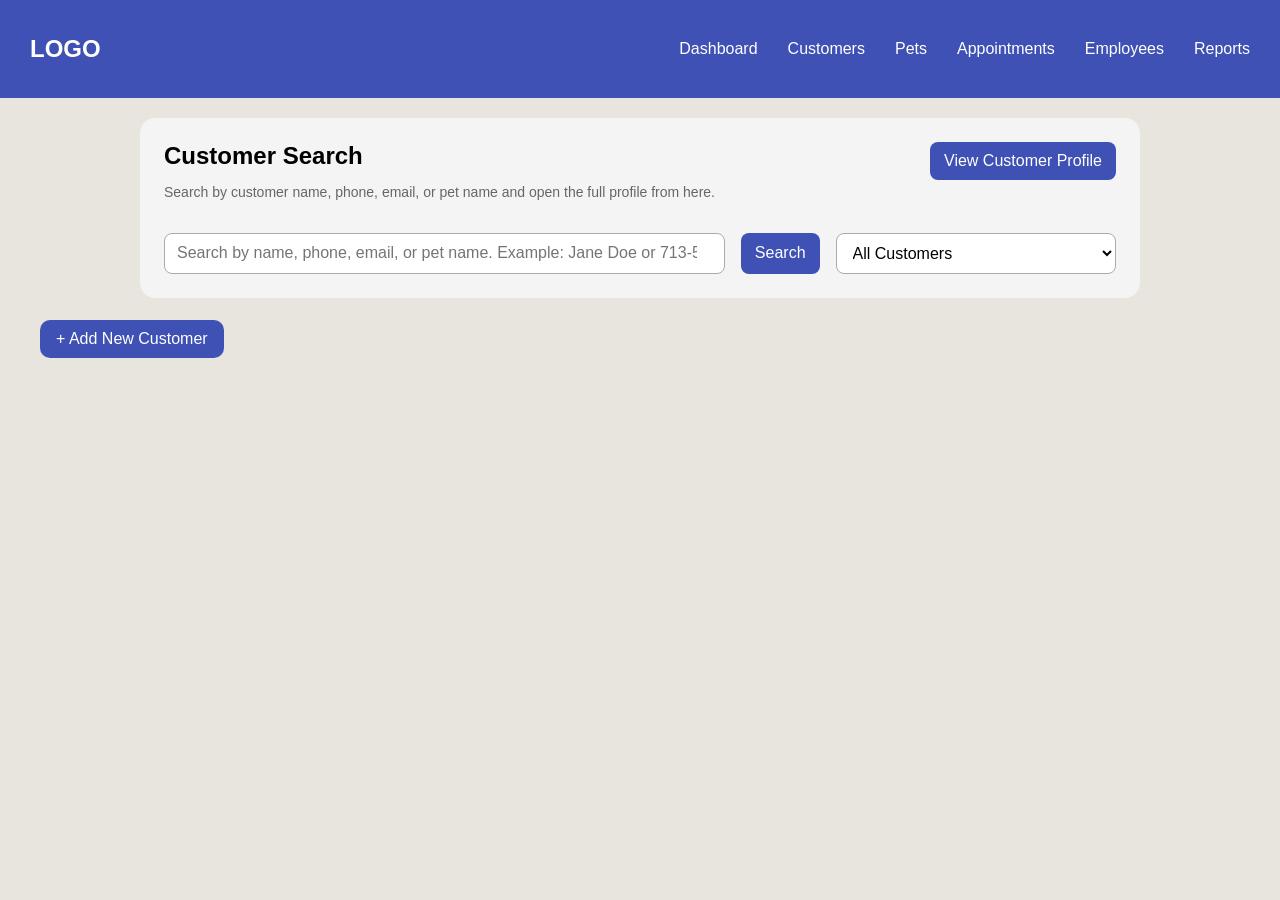
<file: customers.html>
<!DOCTYPE html>
<html lang="en">
<head>
    <meta charset="UTF-8">
    <title>Customers</title>
    <link rel="stylesheet" href="styles.css">
</head>

<body>

    <!-- NAVBAR (same as dashboard) -->
    <div class="navbar">
        <h2>LOGO</h2>
        <ul>
            <li><a href="index.html">Dashboard</a></li>
            <li><a href="customers.html">Customers</a></li>
            <li>Pets</li>
            <li>Appointments</li>
            <li>Employees</li>
            <li><a href="reports.html">Reports</a></li>
        </ul>
    </div>

    <main>
        <section class="search-panel">
            <div class="search-panel-header">
                <div>
                    <h2>Customer Search</h2>
                    <p class="section-title">Search by customer name, phone, email, or pet name and open the full profile from here.</p>
                </div>
                <button type="button" id="view-customer-profile" class="secondary-button" disabled>View Customer Profile</button>
            </div>

            <div class="search-panel-controls">
                <input id="customer-search-input" type="search" placeholder="Search by name, phone, email, or pet name. Example: Jane Doe or 713-555-0188">
                <button type="button" id="customer-search-button" class="secondary-button">Search</button>
                <select id="customer-filter">
                    <option>All Customers</option>
                    <option>Active Customers</option>
                    <option>New This Month</option>
                </select>
            </div>
        </section>

        <section id="customer-browser" class="customer-browser hidden">
            <div class="results-panel">
                <div class="results-panel-header">
                    <div>
                        <h3>Customer Results</h3>
                        <span id="customer-results-count" class="results-count">0 customers</span>
                    </div>
                    <button type="button" id="hide-customer-results" class="text-button">Hide Results</button>
                </div>
                <div id="customer-results" class="results-list"></div>
            </div>

            <div id="customer-profile-panel" class="profile-panel">
                <div class="profile-empty">
                    <h3>No Customer Selected</h3>
                    <p>Search for a customer or add a new one to preview the full profile for your presentation.</p>
                </div>
            </div>
        </section>

        <div class="section-actions">
            <button type="button" id="toggle-customer-form" class="section-toggle-button">+ Add New Customer</button>
        </div>

        <form id="customer-form" class="form-container hidden">
            <div class="section-header">
                <div>
                    <h2>Add Customer</h2>
                    <p class="section-title">* are required fields</p>
                </div>
                <button type="button" id="hide-customer-form" class="text-button">Hide Form</button>
            </div>
        
            <div class="form-row two-column">
                <div class="field-group">
                    <label class="required" for="first-name">First Name</label>
                    <input id="first-name" type="text" required>
                </div>

                <div class="field-group">
                    <label class="required" for="last-name">Last Name</label>
                    <input id="last-name" type="text" required>
                </div>
            </div>
        
            <div class="form-row two-column">
                <div class="field-group">
                    <label class="required" for="phone-number">Phone Number</label>
                    <input id="phone-number" type="text" required>
                </div>

                <div class="field-group">
                    <label for="email">Email</label>
                    <input id="email" type="email">
                </div>
            </div>

            <div class="form-row two-column">
                <div class="field-group">
                    <label class="required" for="customer-added-date">Customer Since</label>
                    <input id="customer-added-date" type="date" required>
                </div>

                <div class="field-group">
                    <label for="customer-credit">Customer Credit</label>
                    <input id="customer-credit" type="number" min="0" step="0.01" value="0.00" placeholder="0.00">
                </div>
            </div>

            <div class="form-row single-column">
                <div class="field-group">
                    <label class="required" for="preferred-contact">Preferred Contact Method</label>
                    <select id="preferred-contact" required>
                        <option value="">Select Contact Method</option>
                        <option>Phone</option>
                        <option>Text</option>
                        <option>Email</option>
                    </select>
                </div>
            </div>
        
            <div class="form-row single-column">
                <div class="field-group">
                    <label for="country">Country</label>
                    <select id="country">
                        <option>Select Country.</option>
                    </select>
                </div>
            </div>
        
            <div class="form-row single-column">
                <div class="field-group">
                    <label class="required" for="address">Address</label>
                    <input id="address" type="text" class="full-width" required>
                </div>
            </div>
        
            <div class="form-row single-column">
                <div class="field-group">
                    <label for="apartment">Apartment, Suite, etc.</label>
                    <input id="apartment" type="text" class="full-width">
                </div>
            </div>
        
            <div class="form-row three-column">
                <div class="field-group">
                    <label class="required" for="city">City</label>
                    <input id="city" type="text" required>
                </div>

                <div class="field-group">
                    <label class="required" for="state">State</label>
                    <select id="state" required>
                        <option value="">Select State</option>
                    </select>
                </div>

                <div class="field-group">
                    <label class="required" for="zip-code">Zip Code</label>
                    <input id="zip-code" type="text" required>
                </div>
            </div>

            <div class="form-row single-column">
                <div class="field-group">
                    <label for="customer-notes">Customer Notes / Preferences</label>
                    <textarea id="customer-notes" rows="3" placeholder="Contact preferences, pickup notes, or other important details"></textarea>
                </div>
            </div>
        
            <div class="section-actions">
                <button type="button" id="toggle-pet-section" class="section-toggle-button">+ Add Pet</button>
            </div>

            <section id="pet-section" class="collapsible-section hidden">
                <div class="section-header">
                    <div>
                        <h2>Add Pet</h2>
                        <p class="section-title">Pet Information</p>
                    </div>
                    <button type="button" id="hide-pet-section" class="text-button">Hide Pet Section</button>
                </div>
            
                <div class="form-row two-column">
                    <div class="field-group">
                        <label class="required" for="pet-name">Pet Name</label>
                        <input id="pet-name" type="text" required>
                    </div>

                    <div class="field-group">
                        <label class="required" for="pet-dob">DOB</label>
                        <input id="pet-dob" type="date" required>
                    </div>
                </div>

                <div class="form-row two-column">
                    <div class="field-group">
                        <label class="required" for="pet-added-date">Pet Added Date</label>
                        <input id="pet-added-date" type="date" required>
                    </div>

                    <div class="field-group">
                        <label class="required" for="pet-first-visit">Pet First Visit Date</label>
                        <input id="pet-first-visit" type="date" required>
                    </div>
                </div>
            
                <div class="form-row two-column">
                    <div class="field-group">
                        <label class="required" for="breed-primary">Breed</label>
                        <div class="breed-selector">
                            <input id="breed-primary" list="breed-options" type="text" placeholder="Search or select a breed" required>
                            <button type="button" id="add-breed-button" class="secondary-button">+ Add Another Breed</button>
                        </div>
                        <div id="secondary-breed-group" class="field-group hidden">
                            <label for="breed-secondary">Second Breed</label>
                            <div class="breed-selector">
                                <input id="breed-secondary" list="breed-options" type="text" placeholder="Optional for mixed-breed dogs">
                                <button type="button" id="remove-breed-button" class="secondary-button secondary-button-muted">Remove</button>
                            </div>
                        </div>
                    </div>

                    <div class="field-group">
                        <label class="required" for="weight">Weight</label>
                        <input id="weight" type="text" required>
                    </div>
                </div>

                <div class="form-row two-column">
                    <div class="field-group">
                        <label class="required" for="weight-date">Date Weight Was Taken</label>
                        <input id="weight-date" type="date" required>
                    </div>

                    <div class="field-group">
                        <label class="required" for="pet-photo">Pet Profile Photo</label>
                        <input id="pet-photo" type="file" accept="image/*" required>
                    </div>
                </div>

                <div class="form-row two-column">
                    <div class="field-group">
                        <label class="required" for="temperament">Basic Temperament</label>
                        <select id="temperament" required>
                            <option value="">Select Temperament</option>
                            <option>Calm and Sociable</option>
                            <option>High Energy</option>
                            <option>Playful</option>
                            <option>Shy</option>
                            <option>Nervous</option>
                            <option>Overly Independent</option>
                            <option>High Prey Drive</option>
                            <option>Aggressive</option>
                        </select>
                    </div>

                    <div class="field-group">
                        <label class="required" for="first-groom">First Grooming Visit?</label>
                        <select id="first-groom" required>
                            <option value="">Select Option</option>
                            <option>Yes</option>
                            <option>No</option>
                        </select>
                    </div>
                </div>

                <div class="form-row single-column">
                    <div class="field-group">
                        <label for="pet-alerts">Notes / Alerts</label>
                        <textarea id="pet-alerts" rows="3" placeholder="Behavior concerns, handling notes, or anything staff should know"></textarea>
                    </div>
                </div>

                <div class="section-actions">
                    <button type="button" id="toggle-vaccine-section" class="section-toggle-button">+ Add Vaccination Details</button>
                </div>

                <section id="vaccine-section" class="collapsible-section nested-section hidden">
                    <div class="section-header">
                        <h3>Vaccination Status</h3>
                        <button type="button" id="hide-vaccine-section" class="text-button">Hide Vaccinations</button>
                    </div>

                    <div class="form-row three-column">
                        <div class="field-group">
                            <label class="required" for="rabies-status">Rabies</label>
                            <select id="rabies-status" required>
                                <option value="">Select Status</option>
                                <option>Current</option>
                                <option>Expired</option>
                                <option>Not Provided</option>
                            </select>
                        </div>

                        <div class="field-group">
                            <label for="rabies-given">Date Given</label>
                            <input id="rabies-given" type="date">
                        </div>

                        <div class="field-group">
                            <label for="rabies-expires">Expiration Date</label>
                            <input id="rabies-expires" type="date">
                        </div>
                    </div>

                    <div class="form-row three-column">
                        <div class="field-group">
                            <label class="required" for="parvovirus-status">Parvovirus</label>
                            <select id="parvovirus-status" required>
                                <option value="">Select Status</option>
                                <option>Current</option>
                                <option>Expired</option>
                                <option>Not Provided</option>
                            </select>
                        </div>

                        <div class="field-group">
                            <label for="parvovirus-given">Date Given</label>
                            <input id="parvovirus-given" type="date">
                        </div>

                        <div class="field-group">
                            <label for="parvovirus-expires">Expiration Date</label>
                            <input id="parvovirus-expires" type="date">
                        </div>
                    </div>

                    <div class="form-row three-column">
                        <div class="field-group">
                            <label class="required" for="adenovirus-status">Adenovirus 2</label>
                            <select id="adenovirus-status" required>
                                <option value="">Select Status</option>
                                <option>Current</option>
                                <option>Expired</option>
                                <option>Not Provided</option>
                            </select>
                        </div>

                        <div class="field-group">
                            <label for="adenovirus-given">Date Given</label>
                            <input id="adenovirus-given" type="date">
                        </div>

                        <div class="field-group">
                            <label for="adenovirus-expires">Expiration Date</label>
                            <input id="adenovirus-expires" type="date">
                        </div>
                    </div>

                    <div class="form-row three-column">
                        <div class="field-group">
                            <label class="required" for="distemper-status">Canine Distemper Virus</label>
                            <select id="distemper-status" required>
                                <option value="">Select Status</option>
                                <option>Current</option>
                                <option>Expired</option>
                                <option>Not Provided</option>
                            </select>
                        </div>

                        <div class="field-group">
                            <label for="distemper-given">Date Given</label>
                            <input id="distemper-given" type="date">
                        </div>

                        <div class="field-group">
                            <label for="distemper-expires">Expiration Date</label>
                            <input id="distemper-expires" type="date">
                        </div>
                    </div>

                    <div class="form-row three-column">
                        <div class="field-group">
                            <label class="required" for="parainfluenza-status">Parainfluenza</label>
                            <select id="parainfluenza-status" required>
                                <option value="">Select Status</option>
                                <option>Current</option>
                                <option>Expired</option>
                                <option>Not Provided</option>
                            </select>
                        </div>

                        <div class="field-group">
                            <label for="parainfluenza-given">Date Given</label>
                            <input id="parainfluenza-given" type="date">
                        </div>

                        <div class="field-group">
                            <label for="parainfluenza-expires">Expiration Date</label>
                            <input id="parainfluenza-expires" type="date">
                        </div>
                    </div>

                    <div class="form-row single-column">
                        <div class="field-group">
                            <label for="vaccine-notes">Vaccination Notes</label>
                            <textarea id="vaccine-notes" rows="3" placeholder="Anything important about records, missing proof, or follow-up needed"></textarea>
                        </div>
                    </div>
                </section>
            </section>

            <div class="form-actions">
                <button type="button" id="add-another-pet" class="secondary-button hidden">+ Add Another Pet</button>
                <button type="submit" class="submit-button">Save Customer and Pet</button>
            </div>

            <datalist id="breed-options"></datalist>
        
        </form>

    </main>

<script src="script.js"></script>
</body>
</html>
</file>
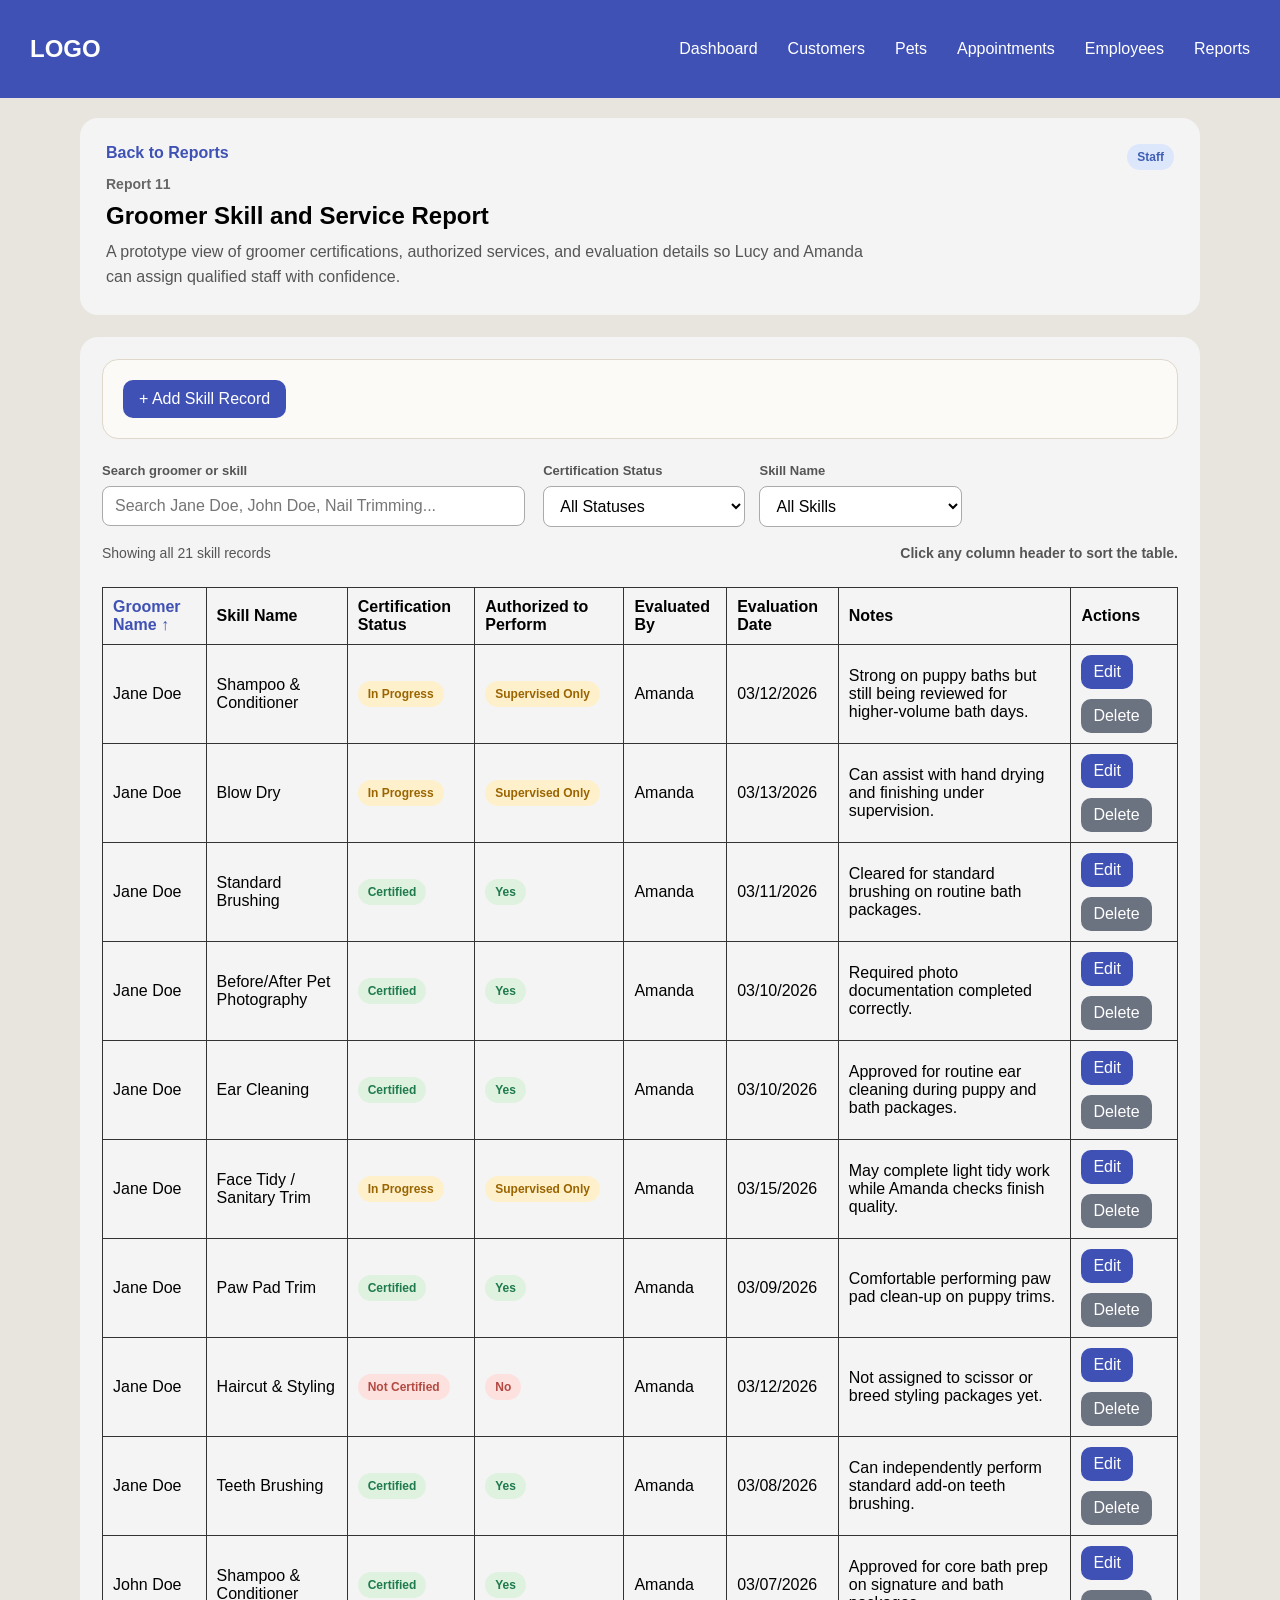
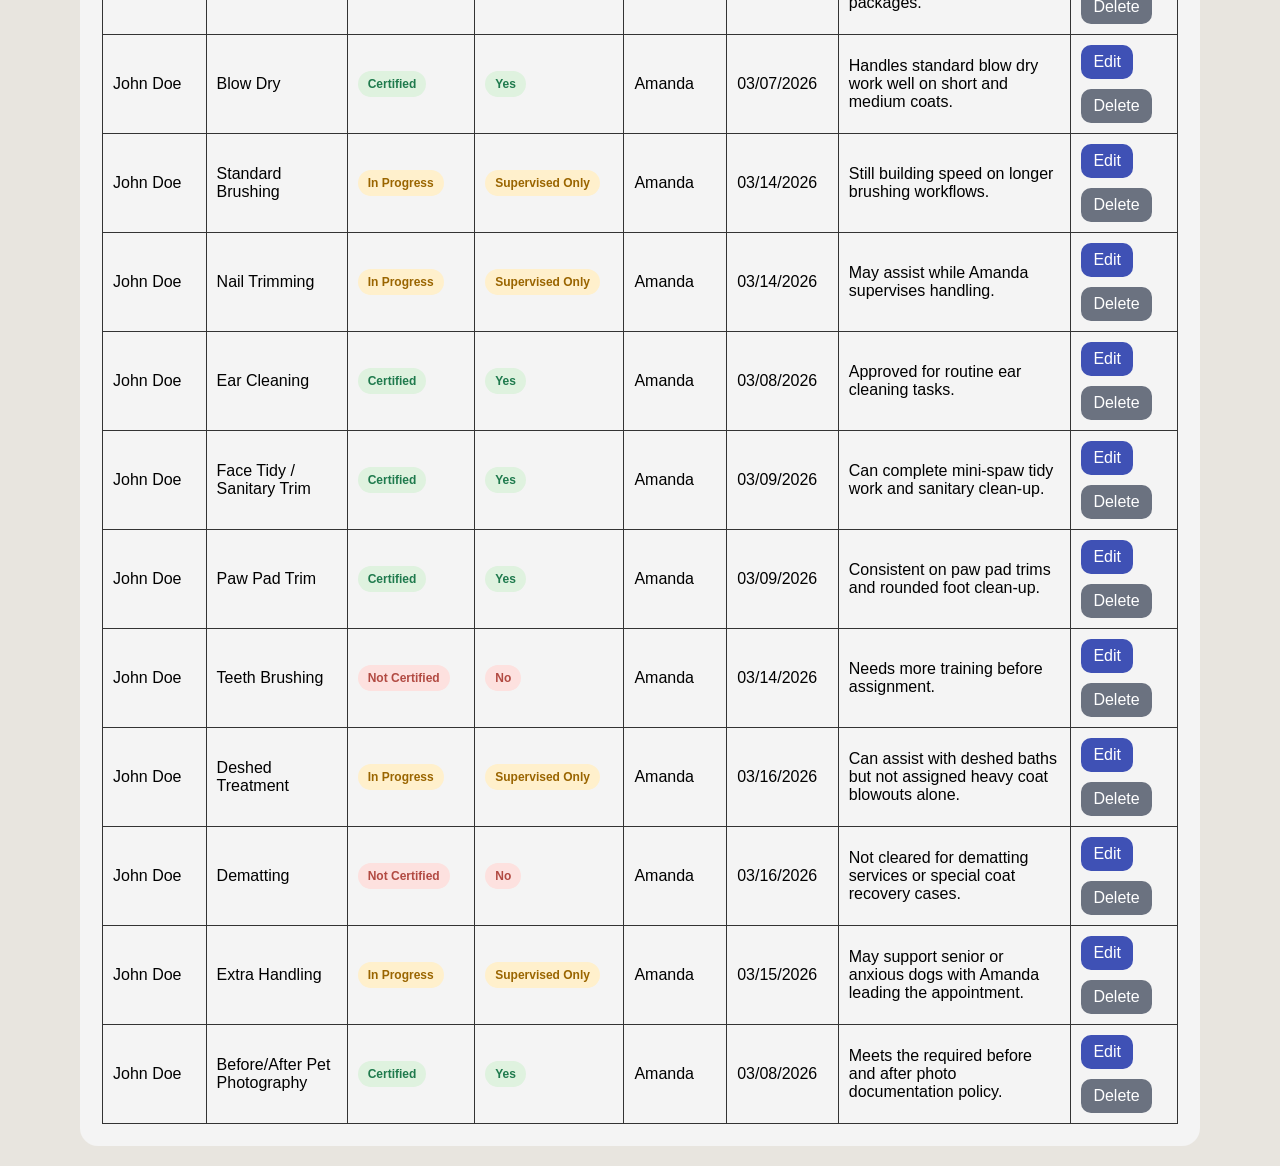
<file: report11.html>
<!DOCTYPE html>
<html lang="en">
<head>
    <meta charset="UTF-8">
    <title>Report 11 - Groomer Skill and Service Report</title>
    <link rel="stylesheet" href="styles.css">
</head>

<body>

    <div class="navbar">
        <h2>LOGO</h2>
        <ul>
            <li><a href="index.html">Dashboard</a></li>
            <li><a href="customers.html">Customers</a></li>
            <li>Pets</li>
            <li>Appointments</li>
            <li>Employees</li>
            <li><a href="reports.html">Reports</a></li>
        </ul>
    </div>

    <main>
        <section class="report-detail-shell">
            <div class="report-detail-header">
                <div>
                    <a href="reports.html" class="report-back-link">Back to Reports</a>
                    <p class="report-detail-id">Report 11</p>
                    <h1>Groomer Skill and Service Report</h1>
                    <p class="report-detail-summary">A prototype view of groomer certifications, authorized services, and evaluation details so Lucy and Amanda can assign qualified staff with confidence.</p>
                </div>
                <span class="report-tag staff">Staff</span>
            </div>

            <section class="report-detail-card">
                <section class="report11-form-shell">
                    <button type="button" id="report11-form-toggle" class="section-toggle-button report11-form-toggle" aria-expanded="false" aria-controls="report11-form-panel">+ Add Skill Record</button>

                    <div id="report11-form-panel" class="hidden">
                    <div class="report11-form-header">
                        <div>
                            <h2 id="report11-form-title">Add Skill Record</h2>
                            <p class="report-detail-summary">Use this form during the presentation to add, update, or remove a part-time groomer skill record.</p>
                        </div>
                    </div>

                    <form id="report11-form" class="report11-form-grid">
                        <input type="hidden" id="record-id">

                        <div class="report-filter-control">
                            <label for="form-groomer">Groomer Name</label>
                            <select id="form-groomer" required>
                                <option value="">Select groomer</option>
                                <option value="Jane Doe">Jane Doe</option>
                                <option value="John Doe">John Doe</option>
                            </select>
                        </div>

                        <div class="report-filter-control">
                            <label for="form-skill">Skill Name</label>
                            <select id="form-skill" required>
                                <option value="">Select skill</option>
                                <option value="Shampoo & Conditioner">Shampoo &amp; Conditioner</option>
                                <option value="Blow Dry">Blow Dry</option>
                                <option value="Standard Brushing">Standard Brushing</option>
                                <option value="Haircut & Styling">Haircut &amp; Styling</option>
                                <option value="Nail Trimming">Nail Trimming</option>
                                <option value="Ear Cleaning">Ear Cleaning</option>
                                <option value="Face Tidy / Sanitary Trim">Face Tidy / Sanitary Trim</option>
                                <option value="Paw Pad Trim">Paw Pad Trim</option>
                                <option value="Teeth Brushing">Teeth Brushing</option>
                                <option value="Dematting">Dematting</option>
                                <option value="Deshed Treatment">Deshed Treatment</option>
                                <option value="Extra Handling">Extra Handling</option>
                                <option value="Before/After Pet Photography">Before/After Pet Photography</option>
                            </select>
                        </div>

                        <div class="report-filter-control">
                            <label for="form-certification">Certification Status</label>
                            <select id="form-certification" required>
                                <option value="">Select status</option>
                                <option value="Certified">Certified</option>
                                <option value="In Progress">In Progress</option>
                                <option value="Not Certified">Not Certified</option>
                            </select>
                        </div>

                        <div class="report-filter-control">
                            <label for="form-authorized">Authorized to Perform</label>
                            <select id="form-authorized" required>
                                <option value="">Select authorization</option>
                                <option value="Yes">Yes</option>
                                <option value="Supervised Only">Supervised Only</option>
                                <option value="No">No</option>
                            </select>
                        </div>

                        <div class="report-filter-control">
                            <label for="form-evaluated-by">Evaluated By</label>
                            <select id="form-evaluated-by" required>
                                <option value="">Select evaluator</option>
                                <option value="Amanda">Amanda</option>
                                <option value="Lucy">Lucy</option>
                            </select>
                        </div>

                        <div class="report-filter-control">
                            <label for="form-evaluation-date">Evaluation Date</label>
                            <input id="form-evaluation-date" type="date" required>
                        </div>

                        <div class="report-filter-control full-width">
                            <label for="form-notes">Notes</label>
                            <textarea id="form-notes" rows="3" placeholder="Add a quick presentation note about the certification or supervision requirement." required></textarea>
                        </div>

                        <div class="form-actions">
                            <button type="button" id="report11-reset" class="secondary-button">Clear</button>
                            <button type="submit" id="report11-submit" class="submit-button">Save Skill Record</button>
                        </div>
                    </form>
                    </div>
                </section>

                <div class="report-toolbar">
                    <div class="report-toolbar-search">
                        <label for="report11-search">Search groomer or skill</label>
                        <input id="report11-search" type="search" placeholder="Search Jane Doe, John Doe, Nail Trimming...">
                    </div>

                    <div class="report-toolbar-filters">
                        <div class="report-filter-control">
                            <label for="filter-certification">Certification Status</label>
                            <select id="filter-certification">
                                <option value="all">All Statuses</option>
                                <option value="Certified">Certified</option>
                                <option value="In Progress">In Progress</option>
                                <option value="Not Certified">Not Certified</option>
                            </select>
                        </div>

                        <div class="report-filter-control">
                            <label for="filter-skill">Skill Name</label>
                            <select id="filter-skill">
                                <option value="all">All Skills</option>
                                <option value="Shampoo & Conditioner">Shampoo &amp; Conditioner</option>
                                <option value="Blow Dry">Blow Dry</option>
                                <option value="Standard Brushing">Standard Brushing</option>
                                <option value="Haircut & Styling">Haircut &amp; Styling</option>
                                <option value="Nail Trimming">Nail Trimming</option>
                                <option value="Ear Cleaning">Ear Cleaning</option>
                                <option value="Face Tidy / Sanitary Trim">Face Tidy / Sanitary Trim</option>
                                <option value="Paw Pad Trim">Paw Pad Trim</option>
                                <option value="Teeth Brushing">Teeth Brushing</option>
                                <option value="Dematting">Dematting</option>
                                <option value="Deshed Treatment">Deshed Treatment</option>
                                <option value="Extra Handling">Extra Handling</option>
                                <option value="Before/After Pet Photography">Before/After Pet Photography</option>
                            </select>
                        </div>
                    </div>
                </div>

                <div class="report11-results-bar">
                    <p id="report11-results-copy">Showing all skill records</p>
                    <p class="report11-results-note">Click any column header to sort the table.</p>
                </div>

                <div class="report-table-wrap">
                    <table id="report11-table">
                        <thead>
                            <tr>
                                <th><button type="button" class="sort-button" data-sort="name">Groomer Name</button></th>
                                <th><button type="button" class="sort-button" data-sort="skill">Skill Name</button></th>
                                <th><button type="button" class="sort-button" data-sort="certification">Certification Status</button></th>
                                <th><button type="button" class="sort-button" data-sort="authorized">Authorized to Perform</button></th>
                                <th><button type="button" class="sort-button" data-sort="evaluatedBy">Evaluated By</button></th>
                                <th><button type="button" class="sort-button" data-sort="evaluationDate">Evaluation Date</button></th>
                                <th><button type="button" class="sort-button" data-sort="notes">Notes</button></th>
                                <th>Actions</th>
                            </tr>
                        </thead>
                        <tbody id="report11-body"></tbody>
                    </table>
                </div>

                <div id="report11-empty" class="reports-empty-state hidden">
                    <h3>No matching records</h3>
                    <p>Try a different groomer, skill, or certification filter.</p>
                </div>
            </section>
        </section>
    </main>

    <script src="report11.js"></script>
</body>
</html>
</file>
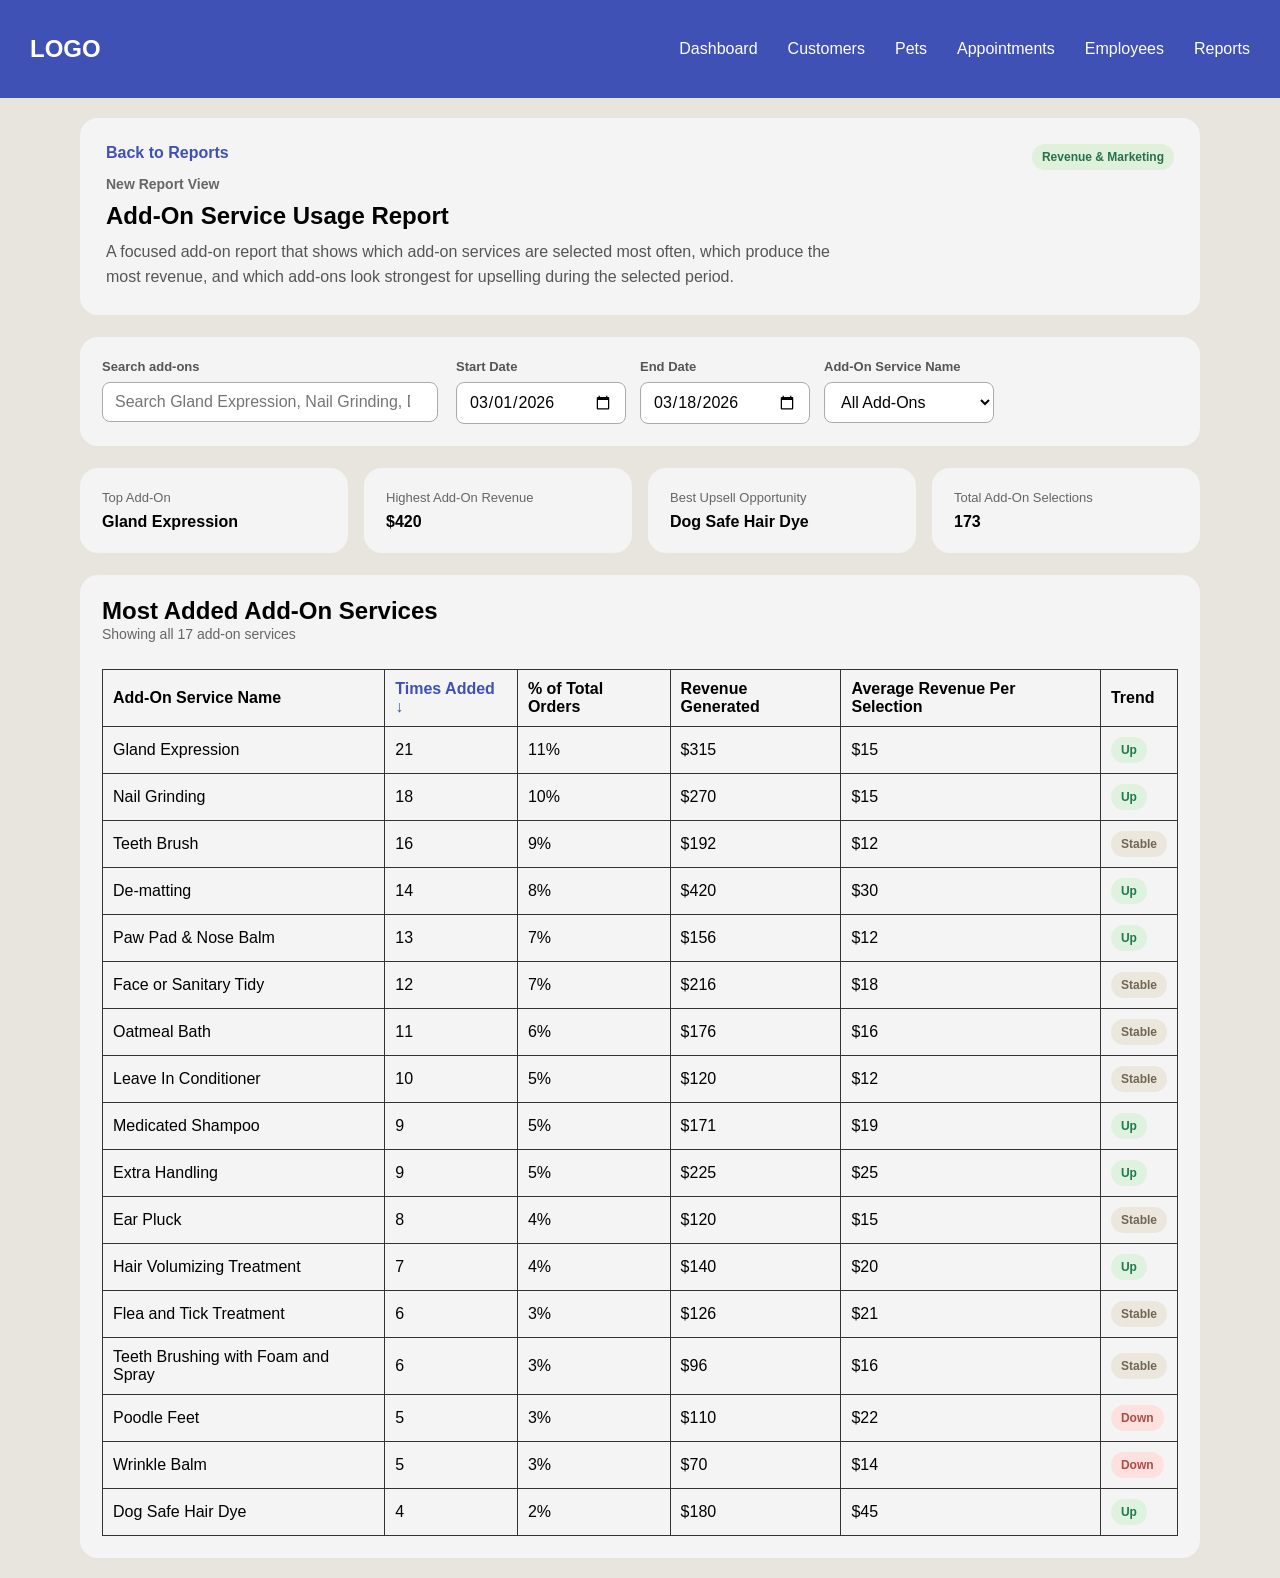
<file: report12-addons.html>
<!DOCTYPE html>
<html lang="en">
<head>
    <meta charset="UTF-8">
    <title>Add-On Service Usage Report</title>
    <link rel="stylesheet" href="styles.css">
</head>

<body>

    <div class="navbar">
        <h2>LOGO</h2>
        <ul>
            <li><a href="index.html">Dashboard</a></li>
            <li><a href="customers.html">Customers</a></li>
            <li>Pets</li>
            <li>Appointments</li>
            <li>Employees</li>
            <li><a href="reports.html">Reports</a></li>
        </ul>
    </div>

    <main>
        <section class="report-detail-shell">
            <div class="report-detail-header">
                <div>
                    <a href="reports.html" class="report-back-link">Back to Reports</a>
                    <p class="report-detail-id">New Report View</p>
                    <h1>Add-On Service Usage Report</h1>
                    <p class="report-detail-summary">A focused add-on report that shows which add-on services are selected most often, which produce the most revenue, and which add-ons look strongest for upselling during the selected period.</p>
                </div>
                <span class="report-tag revenue">Revenue &amp; Marketing</span>
            </div>

            <section class="report-detail-card">
                <div class="report-toolbar report12-toolbar-top">
                    <div class="report-toolbar-search">
                        <label for="report12-addons-search">Search add-ons</label>
                        <input id="report12-addons-search" type="search" placeholder="Search Gland Expression, Nail Grinding, De-matting...">
                    </div>

                    <div class="report-toolbar-filters report12-toolbar-filters report12-toolbar-filters-compact">
                        <div class="report-filter-control">
                            <label for="report12-addons-start-date">Start Date</label>
                            <input id="report12-addons-start-date" type="date" value="2026-03-01">
                        </div>

                        <div class="report-filter-control">
                            <label for="report12-addons-end-date">End Date</label>
                            <input id="report12-addons-end-date" type="date" value="2026-03-18">
                        </div>

                        <div class="report-filter-control">
                            <label for="report12-addon-filter">Add-On Service Name</label>
                            <select id="report12-addon-filter">
                                <option value="all">All Add-Ons</option>
                                <option value="Flea and Tick Treatment">Flea and Tick Treatment</option>
                                <option value="Medicated Shampoo">Medicated Shampoo</option>
                                <option value="Oatmeal Bath">Oatmeal Bath</option>
                                <option value="Hair Volumizing Treatment">Hair Volumizing Treatment</option>
                                <option value="Leave In Conditioner">Leave In Conditioner</option>
                                <option value="De-matting">De-matting</option>
                                <option value="Face or Sanitary Tidy">Face or Sanitary Tidy</option>
                                <option value="Poodle Feet">Poodle Feet</option>
                                <option value="Nail Grinding">Nail Grinding</option>
                                <option value="Gland Expression">Gland Expression</option>
                                <option value="Teeth Brush">Teeth Brush</option>
                                <option value="Ear Pluck">Ear Pluck</option>
                                <option value="Dog Safe Hair Dye">Dog Safe Hair Dye</option>
                                <option value="Extra Handling">Extra Handling</option>
                                <option value="Teeth Brushing with Foam and Spray">Teeth Brushing with Foam and Spray</option>
                                <option value="Paw Pad & Nose Balm">Paw Pad &amp; Nose Balm</option>
                                <option value="Wrinkle Balm">Wrinkle Balm</option>
                            </select>
                        </div>
                    </div>
                </div>
            </section>

            <section class="report-detail-meta report12-summary-grid">
                <article class="report-meta-card">
                    <span>Top Add-On</span>
                    <strong id="report12-top-addon">Gland Expression</strong>
                </article>
                <article class="report-meta-card">
                    <span>Highest Add-On Revenue</span>
                    <strong id="report12-highest-addon-revenue">$420</strong>
                </article>
                <article class="report-meta-card">
                    <span>Best Upsell Opportunity</span>
                    <strong id="report12-best-upsell">Dog Safe Hair Dye</strong>
                </article>
                <article class="report-meta-card">
                    <span>Total Add-On Selections</span>
                    <strong id="report12-total-selections">173</strong>
                </article>
            </section>

            <section class="report-detail-card">
                <div class="report-group-header">
                    <div>
                        <h2>Most Added Add-On Services</h2>
                        <span id="report12-addons-results">Showing all add-on services</span>
                    </div>
                </div>

                <div class="report-table-wrap">
                    <table id="report12-addons-table">
                        <thead>
                            <tr>
                                <th><button type="button" class="sort-button report12-addon-sort" data-sort="serviceName">Add-On Service Name</button></th>
                                <th><button type="button" class="sort-button report12-addon-sort" data-sort="timesAdded">Times Added</button></th>
                                <th><button type="button" class="sort-button report12-addon-sort" data-sort="percentOfOrders">% of Total Orders</button></th>
                                <th><button type="button" class="sort-button report12-addon-sort" data-sort="revenueGenerated">Revenue Generated</button></th>
                                <th><button type="button" class="sort-button report12-addon-sort" data-sort="averageRevenuePerSelection">Average Revenue Per Selection</button></th>
                                <th><button type="button" class="sort-button report12-addon-sort" data-sort="trend">Trend</button></th>
                            </tr>
                        </thead>
                        <tbody id="report12-addons-body"></tbody>
                    </table>
                </div>

                <div id="report12-addons-empty" class="reports-empty-state hidden">
                    <h3>No matching add-on services</h3>
                    <p>Try another add-on filter or search term.</p>
                </div>
            </section>
        </section>
    </main>

    <script src="report12-addons.js"></script>
</body>
</html>
</file>
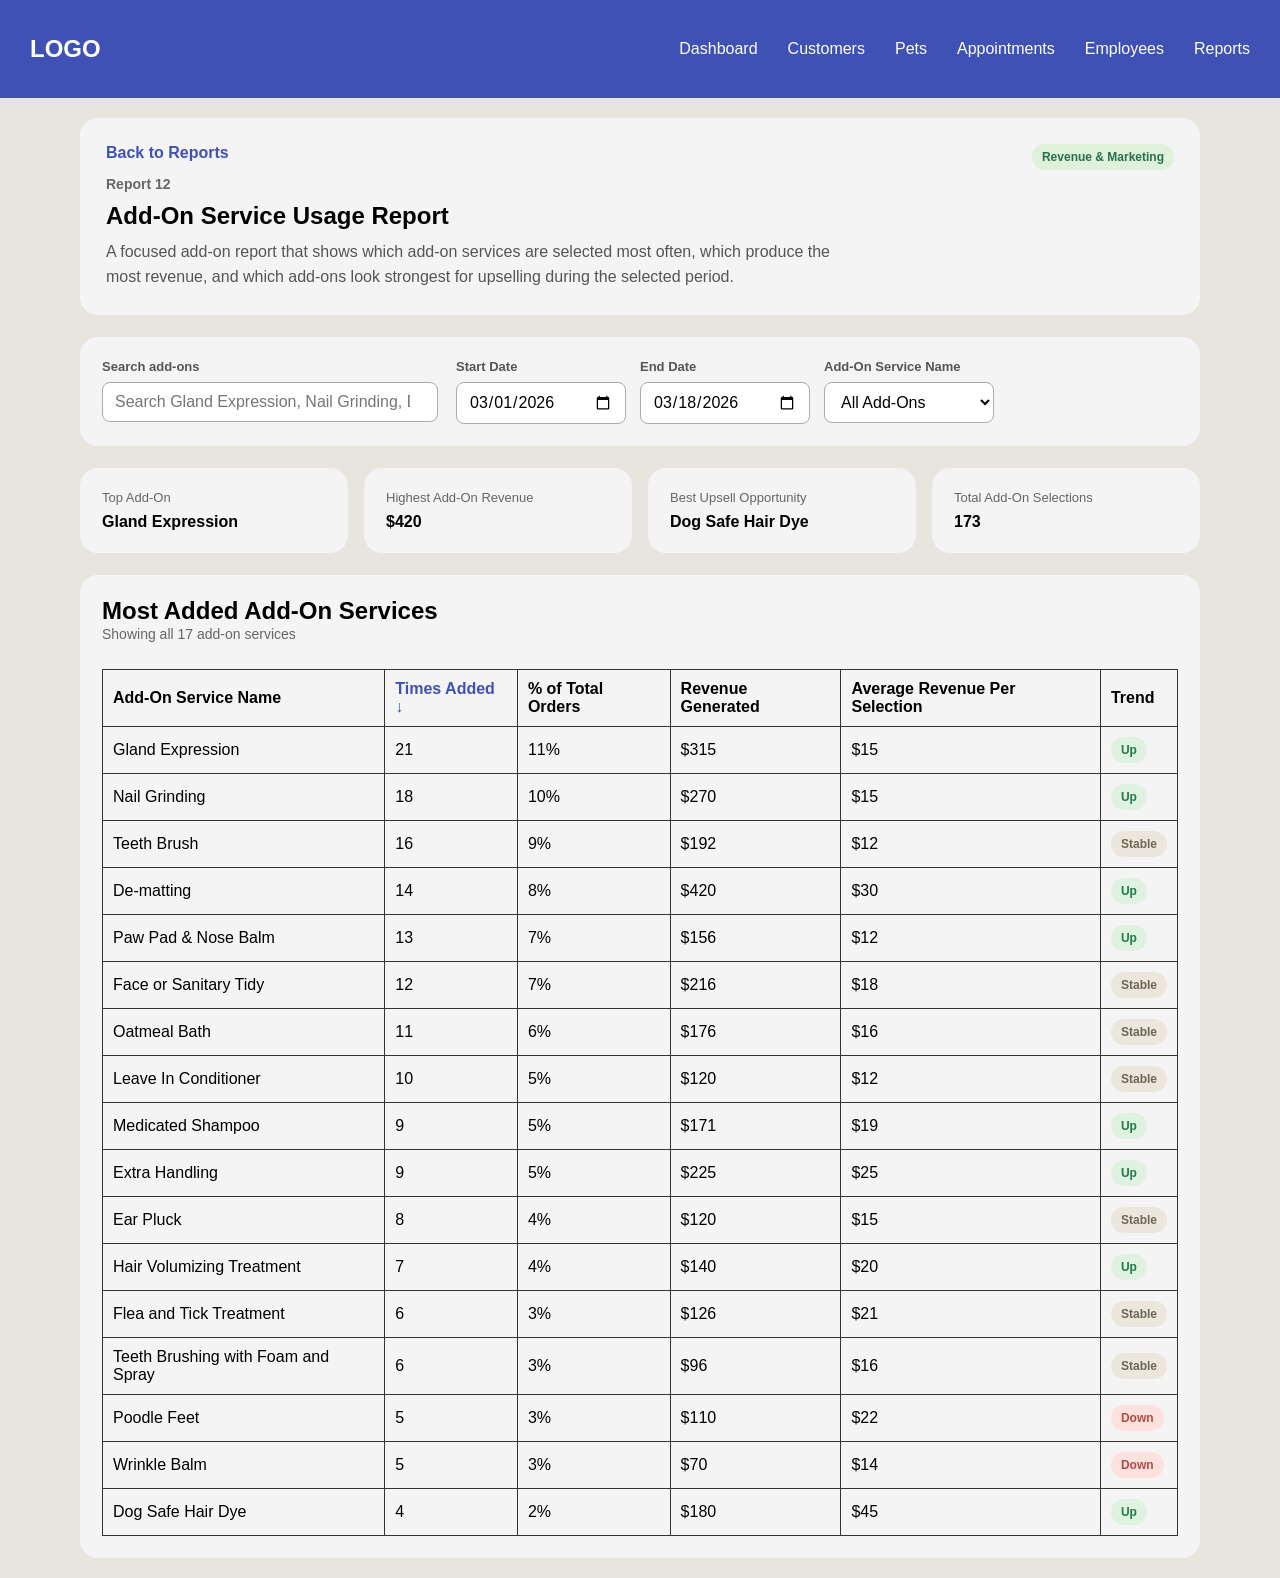
<file: report12.html>
<!DOCTYPE html>
<html lang="en">
<head>
    <meta charset="UTF-8">
    <title>Report 12 - Add-On Service Usage Report</title>
    <link rel="stylesheet" href="styles.css">
</head>

<body>

    <div class="navbar">
        <h2>LOGO</h2>
        <ul>
            <li><a href="index.html">Dashboard</a></li>
            <li><a href="customers.html">Customers</a></li>
            <li>Pets</li>
            <li>Appointments</li>
            <li>Employees</li>
            <li><a href="reports.html">Reports</a></li>
        </ul>
    </div>

    <main>
        <section class="report-detail-shell">
            <div class="report-detail-header">
                <div>
                    <a href="reports.html" class="report-back-link">Back to Reports</a>
                    <p class="report-detail-id">Report 12</p>
                    <h1>Add-On Service Usage Report</h1>
                    <p class="report-detail-summary">A focused add-on report that shows which add-on services are selected most often, which produce the most revenue, and which add-ons look strongest for upselling during the selected period.</p>
                </div>
                <span class="report-tag revenue">Revenue &amp; Marketing</span>
            </div>

            <section class="report-detail-card">
                <div class="report-toolbar report12-toolbar-top">
                    <div class="report-toolbar-search">
                        <label for="report12-addons-search">Search add-ons</label>
                        <input id="report12-addons-search" type="search" placeholder="Search Gland Expression, Nail Grinding, De-matting...">
                    </div>

                    <div class="report-toolbar-filters report12-toolbar-filters report12-toolbar-filters-compact">
                        <div class="report-filter-control">
                            <label for="report12-addons-start-date">Start Date</label>
                            <input id="report12-addons-start-date" type="date" value="2026-03-01">
                        </div>

                        <div class="report-filter-control">
                            <label for="report12-addons-end-date">End Date</label>
                            <input id="report12-addons-end-date" type="date" value="2026-03-18">
                        </div>

                        <div class="report-filter-control">
                            <label for="report12-addon-filter">Add-On Service Name</label>
                            <select id="report12-addon-filter">
                                <option value="all">All Add-Ons</option>
                                <option value="Flea and Tick Treatment">Flea and Tick Treatment</option>
                                <option value="Medicated Shampoo">Medicated Shampoo</option>
                                <option value="Oatmeal Bath">Oatmeal Bath</option>
                                <option value="Hair Volumizing Treatment">Hair Volumizing Treatment</option>
                                <option value="Leave In Conditioner">Leave In Conditioner</option>
                                <option value="De-matting">De-matting</option>
                                <option value="Face or Sanitary Tidy">Face or Sanitary Tidy</option>
                                <option value="Poodle Feet">Poodle Feet</option>
                                <option value="Nail Grinding">Nail Grinding</option>
                                <option value="Gland Expression">Gland Expression</option>
                                <option value="Teeth Brush">Teeth Brush</option>
                                <option value="Ear Pluck">Ear Pluck</option>
                                <option value="Dog Safe Hair Dye">Dog Safe Hair Dye</option>
                                <option value="Extra Handling">Extra Handling</option>
                                <option value="Teeth Brushing with Foam and Spray">Teeth Brushing with Foam and Spray</option>
                                <option value="Paw Pad & Nose Balm">Paw Pad &amp; Nose Balm</option>
                                <option value="Wrinkle Balm">Wrinkle Balm</option>
                            </select>
                        </div>
                    </div>
                </div>
            </section>

            <section class="report-detail-meta report12-summary-grid">
                <article class="report-meta-card">
                    <span>Top Add-On</span>
                    <strong id="report12-top-addon">Gland Expression</strong>
                </article>
                <article class="report-meta-card">
                    <span>Highest Add-On Revenue</span>
                    <strong id="report12-highest-addon-revenue">$420</strong>
                </article>
                <article class="report-meta-card">
                    <span>Best Upsell Opportunity</span>
                    <strong id="report12-best-upsell">Dog Safe Hair Dye</strong>
                </article>
                <article class="report-meta-card">
                    <span>Total Add-On Selections</span>
                    <strong id="report12-total-selections">173</strong>
                </article>
            </section>

            <section class="report-detail-card">
                <div class="report-group-header">
                    <div>
                        <h2>Most Added Add-On Services</h2>
                        <span id="report12-addons-results">Showing all add-on services</span>
                    </div>
                </div>

                <div class="report-table-wrap">
                    <table id="report12-addons-table">
                        <thead>
                            <tr>
                                <th><button type="button" class="sort-button report12-addon-sort" data-sort="serviceName">Add-On Service Name</button></th>
                                <th><button type="button" class="sort-button report12-addon-sort" data-sort="timesAdded">Times Added</button></th>
                                <th><button type="button" class="sort-button report12-addon-sort" data-sort="percentOfOrders">% of Total Orders</button></th>
                                <th><button type="button" class="sort-button report12-addon-sort" data-sort="revenueGenerated">Revenue Generated</button></th>
                                <th><button type="button" class="sort-button report12-addon-sort" data-sort="averageRevenuePerSelection">Average Revenue Per Selection</button></th>
                                <th><button type="button" class="sort-button report12-addon-sort" data-sort="trend">Trend</button></th>
                            </tr>
                        </thead>
                        <tbody id="report12-addons-body"></tbody>
                    </table>
                </div>

                <div id="report12-addons-empty" class="reports-empty-state hidden">
                    <h3>No matching add-on services</h3>
                    <p>Try another add-on filter or search term.</p>
                </div>
            </section>
        </section>
    </main>

    <script src="report12.js"></script>
</body>
</html>
</file>
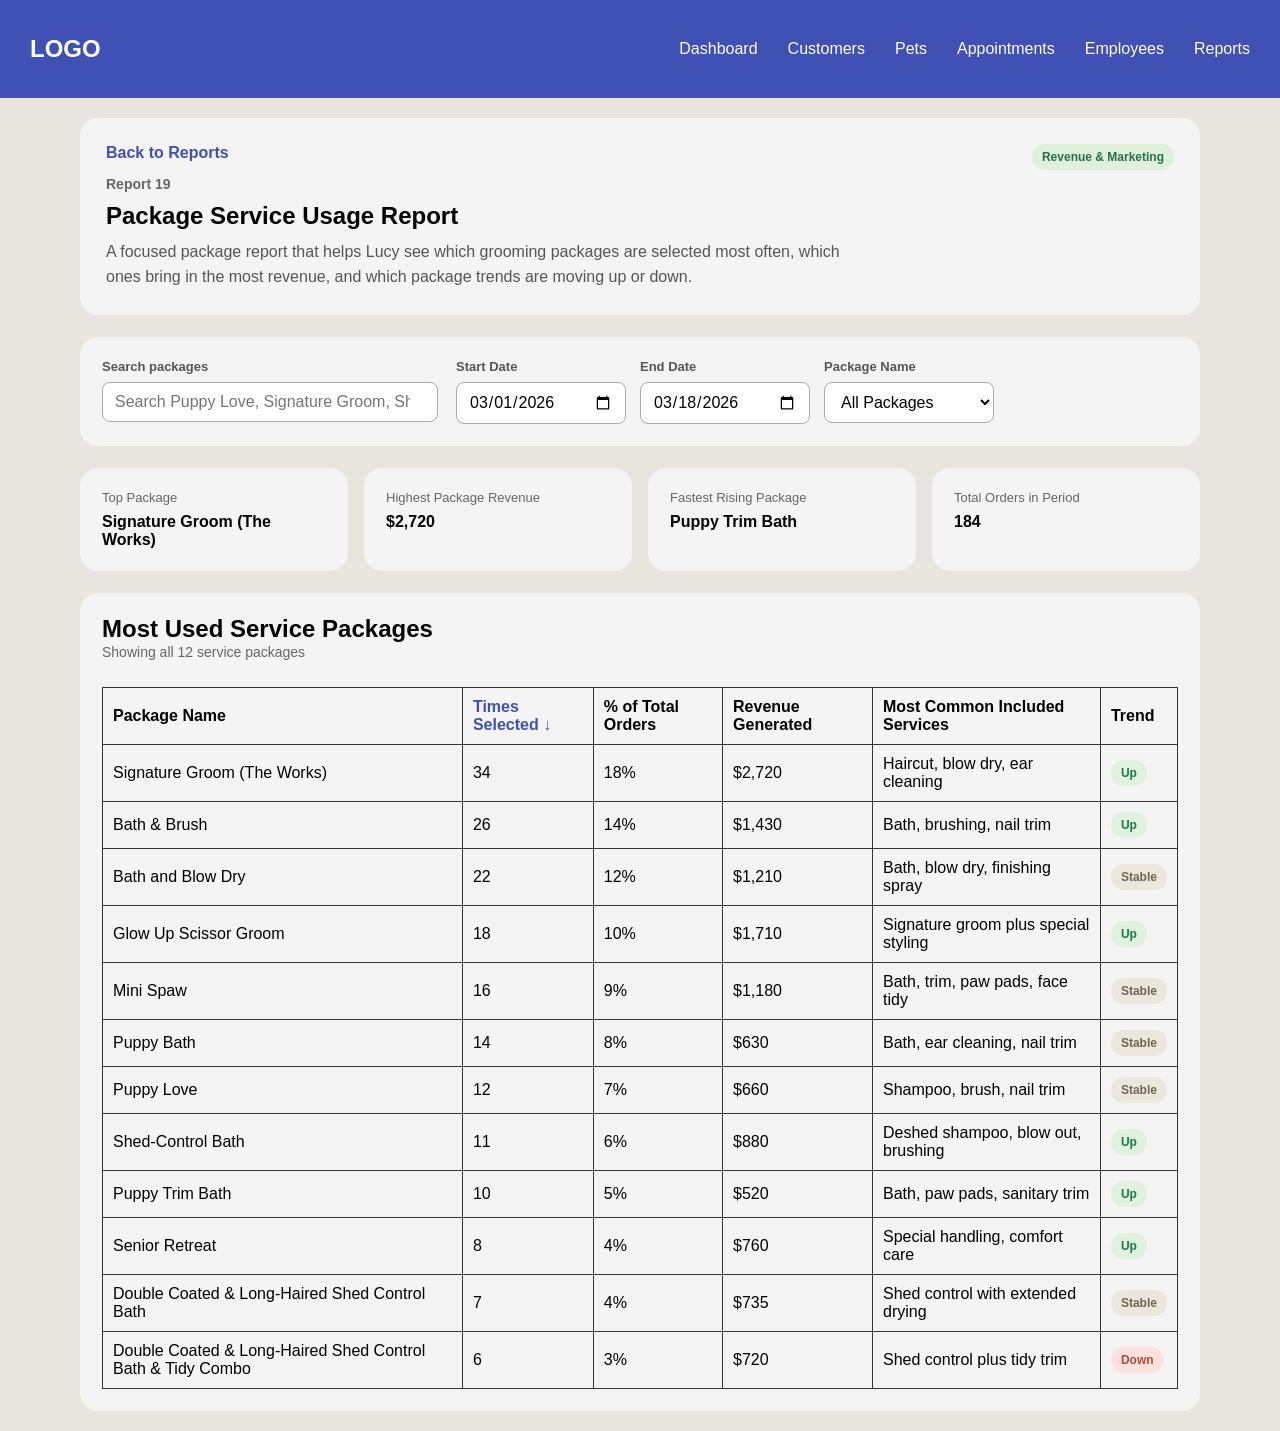
<file: report19.html>
<!DOCTYPE html>
<html lang="en">
<head>
    <meta charset="UTF-8">
    <title>Report 19 - Package Service Usage Report</title>
    <link rel="stylesheet" href="styles.css">
</head>

<body>

    <div class="navbar">
        <h2>LOGO</h2>
        <ul>
            <li><a href="index.html">Dashboard</a></li>
            <li><a href="customers.html">Customers</a></li>
            <li>Pets</li>
            <li>Appointments</li>
            <li>Employees</li>
            <li><a href="reports.html">Reports</a></li>
        </ul>
    </div>

    <main>
        <section class="report-detail-shell">
            <div class="report-detail-header">
                <div>
                    <a href="reports.html" class="report-back-link">Back to Reports</a>
                    <p class="report-detail-id">Report 19</p>
                    <h1>Package Service Usage Report</h1>
                    <p class="report-detail-summary">A focused package report that helps Lucy see which grooming packages are selected most often, which ones bring in the most revenue, and which package trends are moving up or down.</p>
                </div>
                <span class="report-tag revenue">Revenue &amp; Marketing</span>
            </div>

            <section class="report-detail-card">
                <div class="report-toolbar report12-toolbar-top">
                    <div class="report-toolbar-search">
                        <label for="report19-search">Search packages</label>
                        <input id="report19-search" type="search" placeholder="Search Puppy Love, Signature Groom, Shed-Control Bath...">
                    </div>

                    <div class="report-toolbar-filters report12-toolbar-filters report12-toolbar-filters-compact">
                        <div class="report-filter-control">
                            <label for="report19-start-date">Start Date</label>
                            <input id="report19-start-date" type="date" value="2026-03-01">
                        </div>

                        <div class="report-filter-control">
                            <label for="report19-end-date">End Date</label>
                            <input id="report19-end-date" type="date" value="2026-03-18">
                        </div>

                        <div class="report-filter-control">
                            <label for="report19-package-filter">Package Name</label>
                            <select id="report19-package-filter">
                                <option value="all">All Packages</option>
                                <option value="Puppy Love">Puppy Love</option>
                                <option value="Puppy Trim Bath">Puppy Trim Bath</option>
                                <option value="Puppy Bath">Puppy Bath</option>
                                <option value="Senior Retreat">Senior Retreat</option>
                                <option value="Signature Groom (The Works)">Signature Groom (The Works)</option>
                                <option value="Glow Up Scissor Groom">Glow Up Scissor Groom</option>
                                <option value="Bath and Blow Dry">Bath and Blow Dry</option>
                                <option value="Bath & Brush">Bath &amp; Brush</option>
                                <option value="Mini Spaw">Mini Spaw</option>
                                <option value="Shed-Control Bath">Shed-Control Bath</option>
                                <option value="Double Coated & Long-Haired Shed Control Bath">Double Coated &amp; Long-Haired Shed Control Bath</option>
                                <option value="Double Coated & Long-Haired Shed Control Bath & Tidy Combo">Double Coated &amp; Long-Haired Shed Control Bath &amp; Tidy Combo</option>
                            </select>
                        </div>
                    </div>
                </div>
            </section>

            <section class="report-detail-meta report12-summary-grid">
                <article class="report-meta-card">
                    <span>Top Package</span>
                    <strong id="report19-top-package">Signature Groom (The Works)</strong>
                </article>
                <article class="report-meta-card">
                    <span>Highest Package Revenue</span>
                    <strong id="report19-highest-package-revenue">$2,720</strong>
                </article>
                <article class="report-meta-card">
                    <span>Fastest Rising Package</span>
                    <strong id="report19-rising-package">Glow Up Scissor Groom</strong>
                </article>
                <article class="report-meta-card">
                    <span>Total Orders in Period</span>
                    <strong id="report19-total-orders">184</strong>
                </article>
            </section>

            <section class="report-detail-card">
                <div class="report-group-header">
                    <div>
                        <h2>Most Used Service Packages</h2>
                        <span id="report19-package-results">Showing all service packages</span>
                    </div>
                </div>

                <div class="report-table-wrap">
                    <table id="report19-packages-table">
                        <thead>
                            <tr>
                                <th><button type="button" class="sort-button report19-package-sort" data-sort="packageName">Package Name</button></th>
                                <th><button type="button" class="sort-button report19-package-sort" data-sort="timesSelected">Times Selected</button></th>
                                <th><button type="button" class="sort-button report19-package-sort" data-sort="percentOfOrders">% of Total Orders</button></th>
                                <th><button type="button" class="sort-button report19-package-sort" data-sort="revenueGenerated">Revenue Generated</button></th>
                                <th><button type="button" class="sort-button report19-package-sort" data-sort="commonServices">Most Common Included Services</button></th>
                                <th><button type="button" class="sort-button report19-package-sort" data-sort="trend">Trend</button></th>
                            </tr>
                        </thead>
                        <tbody id="report19-packages-body"></tbody>
                    </table>
                </div>

                <div id="report19-packages-empty" class="reports-empty-state hidden">
                    <h3>No matching packages</h3>
                    <p>Try another package filter or search term.</p>
                </div>
            </section>
        </section>
    </main>

    <script src="report19.js"></script>
</body>
</html>
</file>
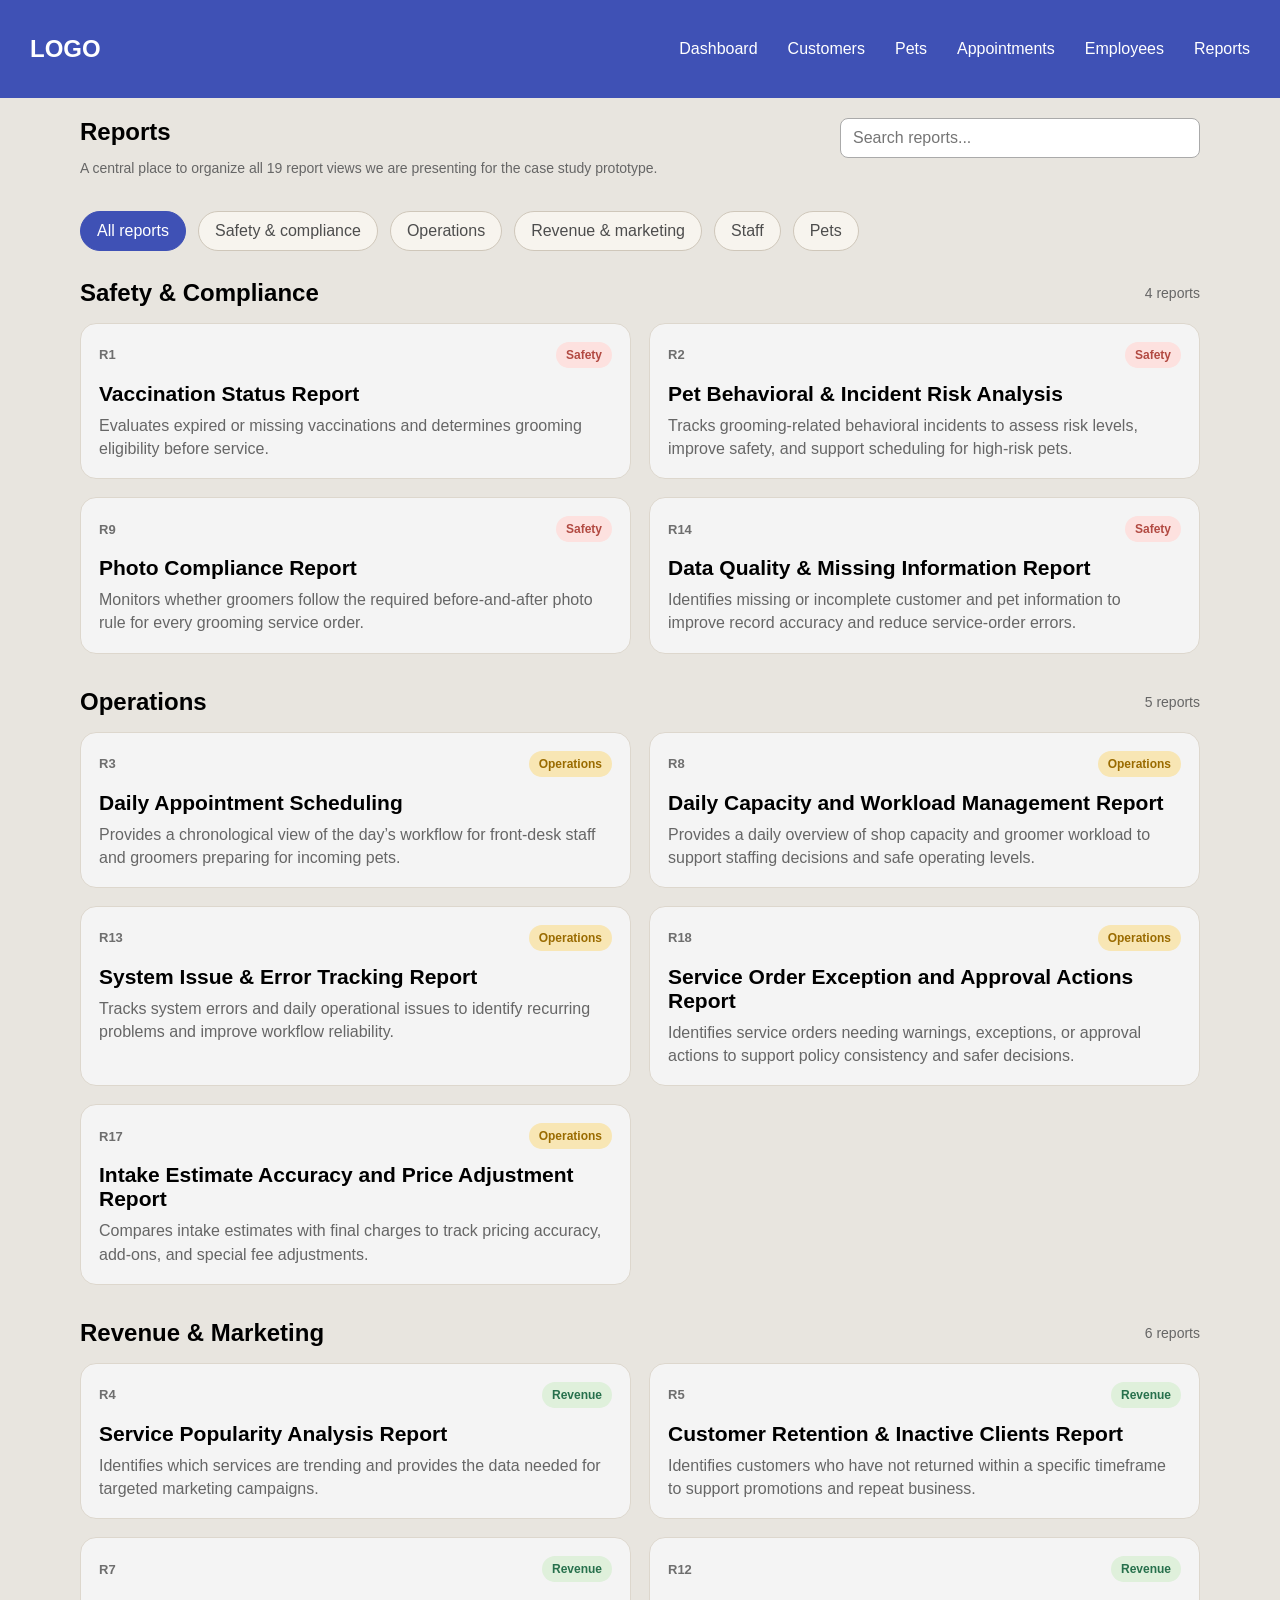
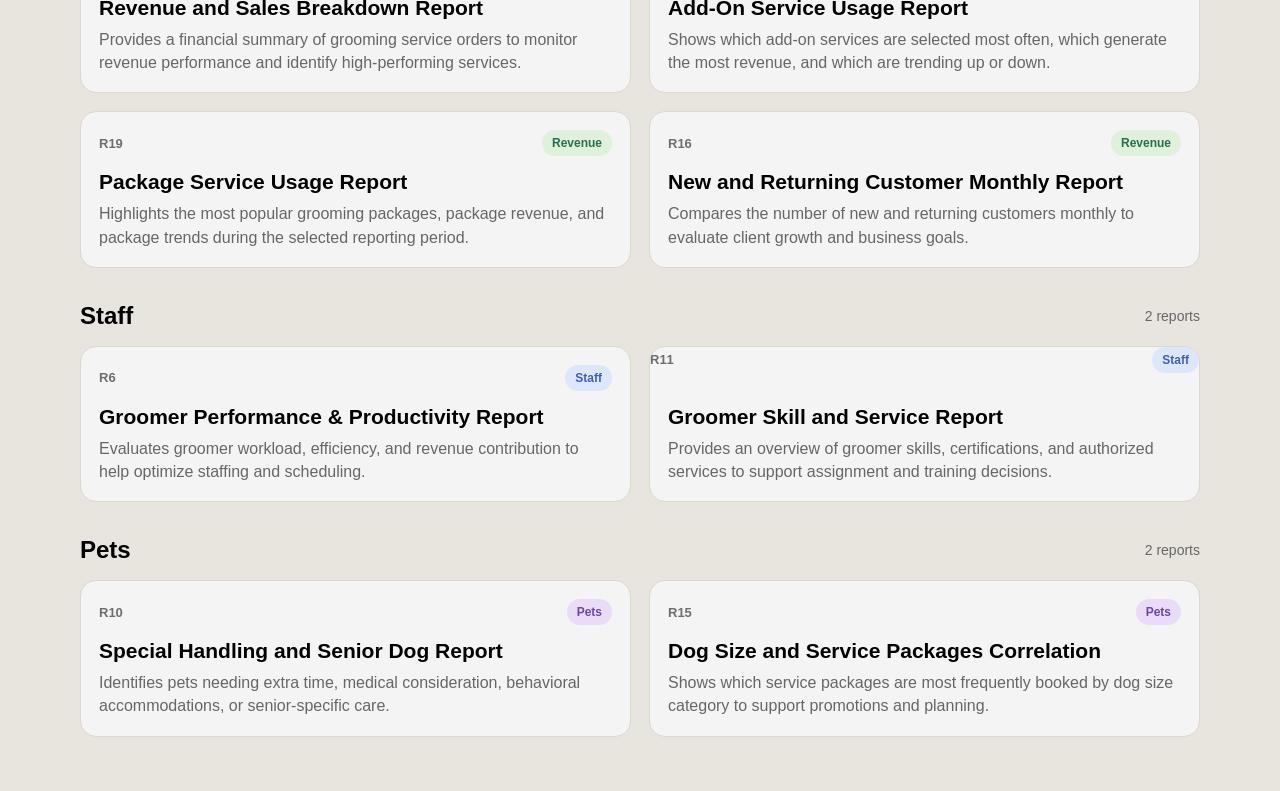
<file: reports.html>
<!DOCTYPE html>
<html lang="en">
<head>
    <meta charset="UTF-8">
    <title>Reports</title>
    <link rel="stylesheet" href="styles.css">
</head>

<body>

    <div class="navbar">
        <h2>LOGO</h2>
        <ul>
            <li><a href="index.html">Dashboard</a></li>
            <li><a href="customers.html">Customers</a></li>
            <li>Pets</li>
            <li>Appointments</li>
            <li>Employees</li>
            <li><a href="reports.html">Reports</a></li>
        </ul>
    </div>

    <main>
        <section class="reports-shell">
            <div class="reports-header">
                <div>
                    <h1>Reports</h1>
                    <p class="section-title">A central place to organize all 19 report views we are presenting for the case study prototype.</p>
                </div>
                <div class="reports-search">
                    <input id="report-search-input" type="search" placeholder="Search reports...">
                </div>
            </div>

            <div class="report-filter-row">
                <button type="button" class="report-filter-pill active" data-filter="all">All reports</button>
                <button type="button" class="report-filter-pill" data-filter="safety">Safety &amp; compliance</button>
                <button type="button" class="report-filter-pill" data-filter="operations">Operations</button>
                <button type="button" class="report-filter-pill" data-filter="revenue">Revenue &amp; marketing</button>
                <button type="button" class="report-filter-pill" data-filter="staff">Staff</button>
                <button type="button" class="report-filter-pill" data-filter="pets">Pets</button>
            </div>

            <section class="report-group" data-category="safety">
                <div class="report-group-header">
                    <h2>Safety &amp; Compliance</h2>
                    <span>4 reports</span>
                </div>

                <div class="report-grid">
                    <article class="report-card" data-search="R1 Vaccination Status Report expired missing vaccinations grooming eligibility safety compliance">
                        <div class="report-card-top">
                            <span class="report-id">R1</span>
                            <span class="report-tag safety">Safety</span>
                        </div>
                        <h3>Vaccination Status Report</h3>
                        <p>Evaluates expired or missing vaccinations and determines grooming eligibility before service.</p>
                    </article>

                    <article class="report-card" data-search="R2 Pet Behavioral Incident Risk Analysis behavioral incidents risk levels staff safety scheduling planning safety compliance">
                        <div class="report-card-top">
                            <span class="report-id">R2</span>
                            <span class="report-tag safety">Safety</span>
                        </div>
                        <h3>Pet Behavioral &amp; Incident Risk Analysis</h3>
                        <p>Tracks grooming-related behavioral incidents to assess risk levels, improve safety, and support scheduling for high-risk pets.</p>
                    </article>

                    <article class="report-card" data-search="R9 Photo Compliance Report mandatory before after photos grooming service order safety compliance">
                        <div class="report-card-top">
                            <span class="report-id">R9</span>
                            <span class="report-tag safety">Safety</span>
                        </div>
                        <h3>Photo Compliance Report</h3>
                        <p>Monitors whether groomers follow the required before-and-after photo rule for every grooming service order.</p>
                    </article>

                    <article class="report-card" data-search="R14 Data Quality Missing Information Report missing incomplete customer pet information records service quality safety compliance">
                        <div class="report-card-top">
                            <span class="report-id">R14</span>
                            <span class="report-tag safety">Safety</span>
                        </div>
                        <h3>Data Quality &amp; Missing Information Report</h3>
                        <p>Identifies missing or incomplete customer and pet information to improve record accuracy and reduce service-order errors.</p>
                    </article>
                </div>
            </section>

            <section class="report-group" data-category="operations">
                <div class="report-group-header">
                    <h2>Operations</h2>
                    <span>6 reports</span>
                </div>

                <div class="report-grid">
                    <article class="report-card" data-search="R3 Daily Appointment Scheduling chronological view days workflow front desk groomers incoming pets scheduling operations">
                        <div class="report-card-top">
                            <span class="report-id">R3</span>
                            <span class="report-tag operations">Operations</span>
                        </div>
                        <h3>Daily Appointment Scheduling</h3>
                        <p>Provides a chronological view of the day’s workflow for front-desk staff and groomers preparing for incoming pets.</p>
                    </article>

                    <article class="report-card" data-search="R8 Daily Capacity Workload Management Report shop capacity groomer workload staffing operational efficiency operations">
                        <div class="report-card-top">
                            <span class="report-id">R8</span>
                            <span class="report-tag operations">Operations</span>
                        </div>
                        <h3>Daily Capacity and Workload Management Report</h3>
                        <p>Provides a daily overview of shop capacity and groomer workload to support staffing decisions and safe operating levels.</p>
                    </article>

                    <article class="report-card" data-search="R13 System Issue Error Tracking Report system errors daily operations recurring problems workflow operations">
                        <div class="report-card-top">
                            <span class="report-id">R13</span>
                            <span class="report-tag operations">Operations</span>
                        </div>
                        <h3>System Issue &amp; Error Tracking Report</h3>
                        <p>Tracks system errors and daily operational issues to identify recurring problems and improve workflow reliability.</p>
                    </article>

                    <article class="report-card" data-search="R18 Service Order Exception Approval Actions Report exception warning approval actions non routine orders policy consistency operations">
                        <div class="report-card-top">
                            <span class="report-id">R18</span>
                            <span class="report-tag operations">Operations</span>
                        </div>
                        <h3>Service Order Exception and Approval Actions Report</h3>
                        <p>Identifies service orders needing warnings, exceptions, or approval actions to support policy consistency and safer decisions.</p>
                    </article>

                    <article class="report-card" data-search="R17 Intake Estimate Accuracy Price Adjustment Report estimated price intake final total charged special fees cancellation fees operations">
                        <div class="report-card-top">
                            <span class="report-id">R17</span>
                            <span class="report-tag operations">Operations</span>
                        </div>
                        <h3>Intake Estimate Accuracy and Price Adjustment Report</h3>
                        <p>Compares intake estimates with final charges to track pricing accuracy, add-ons, and special fee adjustments.</p>
                    </article>
                </div>
            </section>

            <section class="report-group" data-category="revenue">
                <div class="report-group-header">
                    <h2>Revenue &amp; Marketing</h2>
                    <span>5 reports</span>
                </div>

                <div class="report-grid">
                    <article class="report-card" data-search="R4 Service Popularity Analysis Report trending services targeted marketing campaigns revenue marketing">
                        <div class="report-card-top">
                            <span class="report-id">R4</span>
                            <span class="report-tag revenue">Revenue</span>
                        </div>
                        <h3>Service Popularity Analysis Report</h3>
                        <p>Identifies which services are trending and provides the data needed for targeted marketing campaigns.</p>
                    </article>

                    <article class="report-card" data-search="R5 Customer Retention Inactive Clients Report customers not returned specific time frame repeat business revenue marketing">
                        <div class="report-card-top">
                            <span class="report-id">R5</span>
                            <span class="report-tag revenue">Revenue</span>
                        </div>
                        <h3>Customer Retention &amp; Inactive Clients Report</h3>
                        <p>Identifies customers who have not returned within a specific timeframe to support promotions and repeat business.</p>
                    </article>

                    <article class="report-card" data-search="R7 Revenue Sales Breakdown Report financial summary grooming service orders selected time period revenue marketing">
                        <div class="report-card-top">
                            <span class="report-id">R7</span>
                            <span class="report-tag revenue">Revenue</span>
                        </div>
                        <h3>Revenue and Sales Breakdown Report</h3>
                        <p>Provides a financial summary of grooming service orders to monitor revenue performance and identify high-performing services.</p>
                    </article>

                    <article class="report-card report-card-link" data-search="R12 Add-On Service Usage Report add on services revenue upsell trends customer preferences revenue marketing">
                        <a href="report12.html" class="report-card-anchor">
                            <div class="report-card-top">
                                <span class="report-id">R12</span>
                                <span class="report-tag revenue">Revenue</span>
                            </div>
                            <h3>Add-On Service Usage Report</h3>
                            <p>Shows which add-on services are selected most often, which generate the most revenue, and which are trending up or down.</p>
                        </a>
                    </article>

                    <article class="report-card report-card-link" data-search="R19 Package Service Usage Report service packages popularity package revenue selected reporting period revenue marketing">
                        <a href="report19.html" class="report-card-anchor">
                            <div class="report-card-top">
                                <span class="report-id">R19</span>
                                <span class="report-tag revenue">Revenue</span>
                            </div>
                            <h3>Package Service Usage Report</h3>
                            <p>Highlights the most popular grooming packages, package revenue, and package trends during the selected reporting period.</p>
                        </a>
                    </article>

                    <article class="report-card" data-search="R16 New Returning Customer Monthly Report compare new returning customers monthly client base growth revenue marketing">
                        <div class="report-card-top">
                            <span class="report-id">R16</span>
                            <span class="report-tag revenue">Revenue</span>
                        </div>
                        <h3>New and Returning Customer Monthly Report</h3>
                        <p>Compares the number of new and returning customers monthly to evaluate client growth and business goals.</p>
                    </article>
                </div>
            </section>

            <section class="report-group" data-category="staff">
                <div class="report-group-header">
                    <h2>Staff</h2>
                    <span>2 reports</span>
                </div>

                <div class="report-grid">
                    <article class="report-card" data-search="R6 Groomer Performance Productivity Report workload efficiency revenue contribution staffing scheduling staff">
                        <div class="report-card-top">
                            <span class="report-id">R6</span>
                            <span class="report-tag staff">Staff</span>
                        </div>
                        <h3>Groomer Performance &amp; Productivity Report</h3>
                        <p>Evaluates groomer workload, efficiency, and revenue contribution to help optimize staffing and scheduling.</p>
                    </article>

                    <article class="report-card report-card-link" data-search="R11 Groomer Skill Service Report groomer skills certifications authorized services staff training skill gaps">
                        <div class="report-card-top">
                            <span class="report-id">R11</span>
                            <span class="report-tag staff">Staff</span>
                        </div>
                        <a href="report11.html" class="report-card-anchor">
                            <h3>Groomer Skill and Service Report</h3>
                            <p>Provides an overview of groomer skills, certifications, and authorized services to support assignment and training decisions.</p>
                        </a>
                    </article>
                </div>
            </section>

            <section class="report-group" data-category="pets">
                <div class="report-group-header">
                    <h2>Pets</h2>
                    <span>2 reports</span>
                </div>

                <div class="report-grid">
                    <article class="report-card" data-search="R10 Special Handling Senior Dog Report extra time medical considerations behavioral accommodations senior care pets">
                        <div class="report-card-top">
                            <span class="report-id">R10</span>
                            <span class="report-tag pets">Pets</span>
                        </div>
                        <h3>Special Handling and Senior Dog Report</h3>
                        <p>Identifies pets needing extra time, medical consideration, behavioral accommodations, or senior-specific care.</p>
                    </article>

                    <article class="report-card" data-search="R15 Dog Size Service Packages Correlation report service packages booked based on dog size category pets services">
                        <div class="report-card-top">
                            <span class="report-id">R15</span>
                            <span class="report-tag pets">Pets</span>
                        </div>
                        <h3>Dog Size and Service Packages Correlation</h3>
                        <p>Shows which service packages are most frequently booked by dog size category to support promotions and planning.</p>
                    </article>
                </div>
            </section>
        </section>
    </main>

    <script src="reports.js"></script>
</body>
</html>
</file>
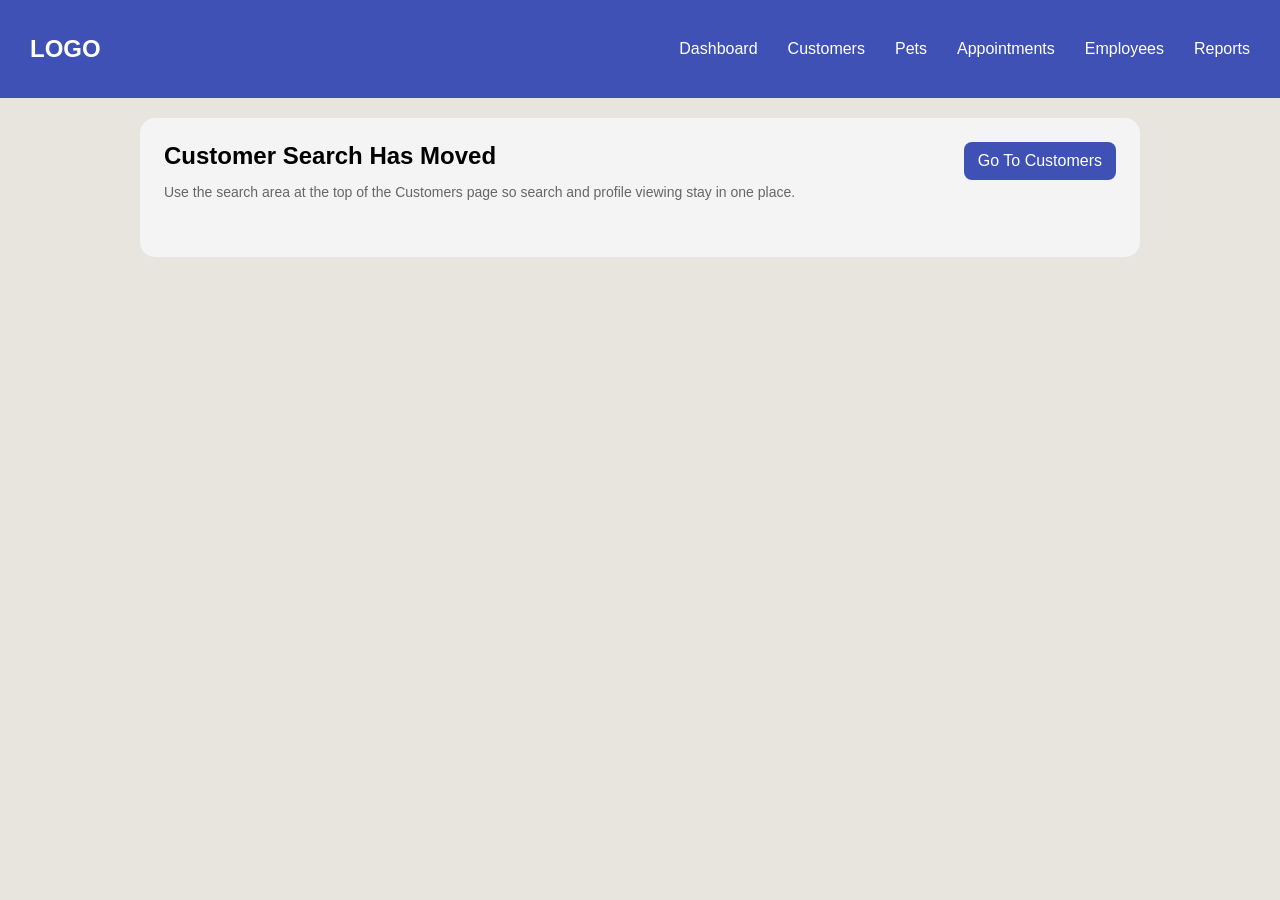
<file: search.html>
<!DOCTYPE html>
<html lang="en">
<head>
    <meta charset="UTF-8">
    <title>Customers</title>
    <link rel="stylesheet" href="styles.css">
</head>

<body>

    <div class="navbar">
        <h2>LOGO</h2>
        <ul>
            <li><a href="index.html">Dashboard</a></li>
            <li><a href="customers.html">Customers</a></li>
            <li>Pets</li>
            <li>Appointments</li>
            <li>Employees</li>
            <li><a href="reports.html">Reports</a></li>
        </ul>
    </div>

    <main>
        <section class="search-panel">
            <div class="search-panel-header">
                <div>
                    <h2>Customer Search Has Moved</h2>
                    <p class="section-title">Use the search area at the top of the Customers page so search and profile viewing stay in one place.</p>
                </div>
                <a href="customers.html" class="secondary-button link-button">Go To Customers</a>
            </div>
        </section>
    </main>

</body>
</html>
</file>
<file: styles.css>
/* GENERAL */
body {
    margin: 0;
    font-family: 'Segoe UI', sans-serif;
    background: #e8e5df;
}

/* NAVBAR */
.navbar {
    background: #3f51b5;
    color: white;
    display: flex;
    justify-content: space-between;
    align-items: center;
    padding: 15px 30px;
}

.navbar ul {
    list-style: none;
    display: flex;
    gap: 30px;
    margin: 0;
}

.navbar li {
    cursor: pointer;
}

.navbar a {
    color: inherit;
    text-decoration: none;
}

.navbar a:hover {
    text-decoration: underline;
}

/* MAIN */
main {
    padding: 20px 40px;
}

/* SECTIONS */
.top-section {
    display: flex;
    gap: 20px;
    align-items: stretch;
}

.bottom-section {
    display: flex;
    gap: 20px;
    margin-top: 30px;
}

/* CARDS */
.card {
    background: #f4f4f4;
    border-radius: 20px;
    padding: 20px;
    box-shadow: 0 4px 10px rgba(0,0,0,0.1);
}

/* CARD SIZES */
.large {
    flex: 3;
}

.small {
    flex: 1.2;
}

/* TABLE */
table {
    width: 100%;
    border-collapse: collapse;
    margin-top: 10px;
}

th, td {
    border: 1px solid #333;
    padding: 10px;
    text-align: left;
}

/* STATUS DROPDOWN */
.status-dropdown {
    padding: 5px;
    border-radius: 8px;
}

/* OPTIONAL STATUS COLORS */
.status.completed { background: #c8e6c9; }
.status.ready { background: #bbdefb; }
.status.inprogress { background: #fff9c4; }
.status.cancelled { background: #ffcdd2; }
.status.checkedin { background: #d1c4e9; }

.notifications-card {
    display: flex;
    flex-direction: column;
    gap: 12px;
}

.alert {
    padding: 12px;
    border-radius: 12px;
    font-size: 14px;
    font-weight: 500;
}

/* ALERT TYPES */
.urgent {
    background: #ffcdd2;
}

.warning {
    background: #fff3cd;
}

.info {
    background: #d1ecf1;
}

.bar {
    flex: 1;
    height: 12px;
    background: #ddd;
    border-radius: 10px;
    overflow: hidden;
}

.fill {
    height: 100%;
    width: 0%;
    background: #3f51b5;
    border-radius: 10px;
    transition: 0.3s;
}
.capacity-fill {
    height: 100%;
    width: 0%;
    background: #3f51b5;
    border-radius: 10px;
}
/* COMPACT CARD */
.compact {
    padding: 15px;
}

/* SMALL TEXT */
.compact h3 {
    font-size: 16px;
    margin-bottom: 5px;
}

.compact p {
    font-size: 13px;
    margin: 4px 0;
}

/* SMALL BAR */
.capacity-bar.small {
    height: 10px;
}
.bottom-section {
    display: flex;
    gap: 20px;
}

.bottom-section .card {
    flex: 1;
}

/* CUSTOMER FILES */

.form-container {
    background: #f4f4f4;
    padding: 30px;
    border-radius: 15px;
    width: min(100%, 1000px);
    margin: auto;
    box-sizing: border-box;
}

.section-title {
    font-size: 14px;
    color: #666;
    margin-bottom: 15px;
}

.search-panel {
    background: #f4f4f4;
    border-radius: 15px;
    padding: 24px;
    width: min(100%, 1000px);
    margin: 0 auto 20px;
    box-sizing: border-box;
}

.search-panel-header {
    display: flex;
    justify-content: space-between;
    align-items: flex-start;
    gap: 16px;
    margin-bottom: 18px;
}

.search-panel-header h2 {
    margin: 0 0 6px;
}

.search-panel-controls {
    display: grid;
    grid-template-columns: minmax(0, 2fr) auto minmax(220px, 1fr);
    gap: 16px;
}

.customer-browser {
    width: min(100%, 1000px);
    margin: 0 auto 20px;
    display: grid;
    grid-template-columns: minmax(280px, 0.95fr) minmax(0, 1.55fr);
    gap: 20px;
}

.results-panel,
.profile-panel {
    background: #f4f4f4;
    border-radius: 15px;
    padding: 22px;
    box-sizing: border-box;
}

.results-panel-header,
.profile-summary {
    display: flex;
    justify-content: space-between;
    align-items: flex-start;
    gap: 16px;
}

.results-panel-header h3,
.profile-empty h3 {
    margin: 0 0 6px;
}

.results-count,
.profile-subtext,
.profile-section-title {
    color: #666;
    font-size: 14px;
}

.results-list {
    display: flex;
    flex-direction: column;
    gap: 12px;
    margin-top: 18px;
}

.result-card {
    border: 1px solid #ddd7cd;
    border-radius: 12px;
    padding: 14px;
    background: #fff;
    cursor: pointer;
    transition: border-color 0.2s ease, box-shadow 0.2s ease;
    width: 100%;
    text-align: left;
    font: inherit;
}

.result-card:hover,
.result-card.active {
    border-color: #3f51b5;
    box-shadow: 0 0 0 2px rgba(63, 81, 181, 0.12);
}

.result-card h4,
.profile-summary h3,
.profile-card h4 {
    margin: 0;
}

.result-card p,
.profile-empty p,
.profile-card p {
    margin: 4px 0 0;
}

.profile-empty {
    min-height: 240px;
    display: flex;
    flex-direction: column;
    justify-content: center;
}

.profile-card {
    display: flex;
    flex-direction: column;
    gap: 22px;
}

.profile-status {
    display: inline-flex;
    align-items: center;
    border-radius: 999px;
    padding: 6px 10px;
    background: #dff2df;
    color: #1f7a4d;
    font-size: 13px;
    font-weight: 600;
}

.profile-grid,
.appointment-history {
    display: grid;
    grid-template-columns: repeat(2, minmax(0, 1fr));
    gap: 14px;
}

.profile-block,
.pet-chip,
.appointment-row {
    background: #fff;
    border: 1px solid #ddd7cd;
    border-radius: 12px;
    padding: 14px;
}

.profile-block strong,
.appointment-row strong {
    display: block;
    margin-top: 4px;
}

.pet-chip {
    display: flex;
    justify-content: space-between;
    align-items: center;
    gap: 14px;
}

.pet-chip-meta {
    display: flex;
    flex-direction: column;
    gap: 4px;
}

.pet-eligibility {
    background: #dff2df;
    color: #1f7a4d;
    border-radius: 999px;
    padding: 6px 10px;
    font-size: 12px;
    font-weight: 600;
    white-space: nowrap;
}

.appointment-history {
    grid-template-columns: 1fr;
}

.appointment-row {
    display: grid;
    grid-template-columns: 120px minmax(0, 1fr) 80px;
    gap: 12px;
    align-items: center;
}

.section-actions {
    margin: 22px 0 18px;
}

.collapsible-section {
    border-top: 1px solid #d8d3ca;
    padding-top: 24px;
    margin-top: 8px;
}

.nested-section {
    background: #ece9e2;
    border: 1px solid #d7d1c6;
    border-radius: 14px;
    padding: 22px;
}

.section-header {
    display: flex;
    justify-content: space-between;
    align-items: flex-start;
    gap: 16px;
    margin-bottom: 18px;
}

.section-header h2,
.section-header h3 {
    margin: 0;
}

.form-row {
    display: grid;
    gap: 18px 24px;
    margin-bottom: 18px;
}

.form-row.two-column {
    grid-template-columns: repeat(2, minmax(0, 1fr));
}

.form-row.single-column {
    grid-template-columns: minmax(0, 1fr);
}

.form-row.three-column {
    grid-template-columns: repeat(3, minmax(0, 1fr));
}

.field-group {
    display: flex;
    flex-direction: column;
    gap: 8px;
    min-width: 0;
}

.hidden {
    display: none;
}

label {
    font-weight: 500;
    min-width: 0;
}

input,
select,
textarea {
    padding: 10px 12px;
    border: 1px solid #aaa;
    border-radius: 8px;
    width: 100%;
    box-sizing: border-box;
    font: inherit;
    background: #fff;
}

textarea {
    resize: vertical;
    min-height: 88px;
}

.breed-selector {
    display: flex;
    gap: 12px;
    align-items: center;
    flex-wrap: wrap;
}

.secondary-button {
    border: none;
    border-radius: 8px;
    padding: 10px 14px;
    background: #3f51b5;
    color: #fff;
    cursor: pointer;
    font: inherit;
    white-space: nowrap;
}

.secondary-button:hover {
    background: #303f9f;
}

.secondary-button:disabled {
    background: #9aa3c8;
    cursor: not-allowed;
}

.link-button {
    display: inline-flex;
    align-items: center;
    text-decoration: none;
}

.secondary-button-muted {
    background: #6b7280;
}

.secondary-button-muted:hover {
    background: #4b5563;
}

.section-toggle-button,
.text-button {
    border: none;
    border-radius: 10px;
    padding: 10px 16px;
    font: inherit;
    cursor: pointer;
}

.section-toggle-button {
    background: #3f51b5;
    color: #fff;
}

.section-toggle-button:hover {
    background: #303f9f;
}

.text-button {
    background: transparent;
    color: #3f51b5;
    padding: 6px 0;
}

.text-button:hover {
    color: #303f9f;
    text-decoration: underline;
}

.form-actions {
    display: flex;
    justify-content: space-between;
    align-items: center;
    gap: 16px;
    margin-top: 30px;
    padding-top: 22px;
    border-top: 1px solid #d8d3ca;
    flex-wrap: wrap;
}

.submit-button {
    border: none;
    border-radius: 12px;
    padding: 12px 22px;
    background: #1f7a4d;
    color: #fff;
    font: inherit;
    font-weight: 600;
    cursor: pointer;
}

.submit-button:hover {
    background: #17603c;
}

.full-width {
    width: 100%;
}

/* REPORTS */

.reports-shell {
    width: min(100%, 1120px);
    margin: 0 auto;
}

.reports-header {
    display: flex;
    justify-content: space-between;
    align-items: flex-start;
    gap: 24px;
    margin-bottom: 20px;
}

.reports-header h1,
.report-group-header h2 {
    margin: 0;
}

.reports-search {
    width: min(100%, 360px);
    flex-shrink: 0;
}

.report-filter-row {
    display: flex;
    flex-wrap: wrap;
    gap: 12px;
    margin-bottom: 28px;
}

.report-filter-pill {
    border: 1px solid #cfc7ba;
    background: #f7f4ee;
    border-radius: 999px;
    padding: 10px 16px;
    font: inherit;
    color: #4d4d4d;
    cursor: pointer;
}

.report-filter-pill.active {
    background: #3f51b5;
    color: #fff;
    border-color: #3f51b5;
}

.report-group {
    margin-bottom: 34px;
}

.report-group-header {
    display: flex;
    justify-content: space-between;
    align-items: center;
    gap: 16px;
    margin-bottom: 16px;
}

.report-group-header span {
    color: #666;
    font-size: 14px;
}

.report-grid {
    display: grid;
    grid-template-columns: repeat(2, minmax(0, 1fr));
    gap: 18px;
}

.report-card {
    background: #f4f4f4;
    border: 1px solid #ddd7cd;
    border-radius: 16px;
    padding: 18px;
    box-sizing: border-box;
}

.report-card-top {
    display: flex;
    justify-content: space-between;
    align-items: center;
    gap: 12px;
    margin-bottom: 14px;
}

.report-id {
    color: #6e6e6e;
    font-size: 13px;
    font-weight: 600;
}

.report-card h3 {
    margin: 0 0 8px;
    font-size: 21px;
}

.report-card p {
    margin: 0;
    color: #666;
    line-height: 1.45;
}

.report-tag {
    display: inline-flex;
    align-items: center;
    border-radius: 999px;
    padding: 6px 10px;
    font-size: 12px;
    font-weight: 600;
}

.report-tag.safety {
    background: #fde1df;
    color: #b24a42;
}

.report-tag.operations {
    background: #f8e6b4;
    color: #9a6b00;
}

.report-tag.revenue {
    background: #dff0db;
    color: #27704c;
}

.report-tag.staff {
    background: #dde7fb;
    color: #405fb4;
}

.report-tag.pets {
    background: #eadcf9;
    color: #6e46a5;
}

.new-tag {
    background: #d9e7ff;
    color: #3e6ec3;
}

.draft-card {
    border-style: dashed;
    border-color: #9bb9f0;
}

.report-card-link {
    padding: 0;
    overflow: hidden;
}

.report-card-anchor {
    display: block;
    color: inherit;
    text-decoration: none;
    padding: 18px;
}

.report-card-anchor:hover {
    background: #faf8f4;
}

.reports-empty-state {
    background: #f4f4f4;
    border: 1px dashed #c9c1b2;
    border-radius: 16px;
    padding: 24px;
    color: #666;
}

.reports-empty-state h3 {
    margin: 0 0 8px;
    color: #222;
}

.reports-empty-state p {
    margin: 0;
}

.report-detail-shell {
    width: min(100%, 1120px);
    margin: 0 auto;
    display: flex;
    flex-direction: column;
    gap: 22px;
}

.report-detail-header {
    display: flex;
    justify-content: space-between;
    align-items: flex-start;
    gap: 18px;
    background: #f4f4f4;
    border-radius: 18px;
    padding: 26px;
}

.report-detail-header h1,
.report-detail-card h2 {
    margin: 0;
}

.report-back-link {
    display: inline-block;
    margin-bottom: 14px;
    color: #3f51b5;
    text-decoration: none;
    font-weight: 600;
}

.report-back-link:hover {
    text-decoration: underline;
}

.report-detail-id {
    margin: 0 0 10px;
    color: #666;
    font-size: 14px;
    font-weight: 600;
}

.report-detail-summary {
    margin: 10px 0 0;
    color: #555;
    line-height: 1.55;
    max-width: 760px;
}

.report-detail-meta {
    display: grid;
    grid-template-columns: repeat(2, minmax(0, 1fr));
    gap: 16px;
}

.report-meta-card,
.report-detail-card {
    background: #f4f4f4;
    border-radius: 18px;
    padding: 22px;
    box-sizing: border-box;
}

.report-meta-card span {
    display: block;
    color: #666;
    font-size: 13px;
    margin-bottom: 8px;
}

.report-table-wrap {
    overflow-x: auto;
    margin-top: 16px;
}

.report-bullets {
    margin: 16px 0 0;
    padding-left: 22px;
    line-height: 1.6;
}

.report-bullets li + li {
    margin-top: 10px;
}

.report-summary-banner {
    background: linear-gradient(135deg, #eef2ff 0%, #f5f7fb 100%);
    border: 1px solid #cdd5f4;
    border-radius: 18px;
    padding: 24px;
}

.report-summary-banner h2 {
    margin: 6px 0 10px;
    font-size: 26px;
}

.report-summary-banner p {
    margin: 0;
    color: #555;
    line-height: 1.55;
}

.report-summary-label {
    color: #3f51b5;
    font-size: 13px;
    font-weight: 700;
    letter-spacing: 0.04em;
    text-transform: uppercase;
}

.report-meta-grid {
    display: grid;
    grid-template-columns: repeat(3, minmax(0, 1fr));
    gap: 16px;
}

.report-toolbar {
    display: flex;
    justify-content: space-between;
    gap: 18px;
    margin-bottom: 18px;
    flex-wrap: wrap;
}

.report-toolbar-search {
    min-width: 280px;
    flex: 1.2;
}

.report-toolbar-filters {
    display: grid;
    grid-template-columns: repeat(3, minmax(180px, 1fr));
    gap: 14px;
    flex: 1.8;
}

.report-toolbar label,
.report-filter-control label {
    display: block;
    margin-bottom: 8px;
    font-size: 13px;
    font-weight: 600;
    color: #555;
}

.report11-form-shell {
    background: #fbfaf7;
    border: 1px solid #dfd8cb;
    border-radius: 16px;
    padding: 20px;
    margin-bottom: 24px;
}

.report11-form-header h2 {
    margin: 6px 0 8px;
}

.report11-form-grid {
    display: grid;
    grid-template-columns: repeat(2, minmax(0, 1fr));
    gap: 16px;
}

.report11-form-grid .form-actions {
    grid-column: 1 / -1;
    margin-top: 4px;
    padding-top: 18px;
}

.report11-row-actions {
    display: flex;
    gap: 10px;
    flex-wrap: wrap;
}

.report11-action-button {
    padding: 8px 12px;
    border-radius: 10px;
}

.sort-button {
    border: none;
    background: transparent;
    font: inherit;
    font-weight: 700;
    color: inherit;
    cursor: pointer;
    padding: 0;
    text-align: left;
}

.sort-button:hover {
    color: #3f51b5;
}

.sort-button.active {
    color: #3f51b5;
}

.report11-results-bar {
    display: flex;
    justify-content: space-between;
    gap: 16px;
    margin-bottom: 6px;
    color: #555;
    font-size: 14px;
    flex-wrap: wrap;
}

.report11-results-bar p {
    margin: 0;
}

.report11-results-note {
    font-weight: 600;
}

.report12-toolbar-top {
    margin-bottom: 0;
}

.report12-toolbar-filters {
    grid-template-columns: repeat(4, minmax(170px, 1fr));
}

.report12-summary-grid {
    grid-template-columns: repeat(4, minmax(0, 1fr));
}

.trend-badge {
    display: inline-flex;
    align-items: center;
    border-radius: 999px;
    padding: 6px 10px;
    font-size: 12px;
    font-weight: 700;
    white-space: nowrap;
}

.trend-badge.up {
    background: #dff2df;
    color: #1f7a4d;
}

.trend-badge.stable {
    background: #ece7dc;
    color: #6f6655;
}

.trend-badge.down {
    background: #fde1df;
    color: #b24a42;
}

.status-badge {
    display: inline-flex;
    align-items: center;
    border-radius: 999px;
    padding: 6px 10px;
    font-size: 12px;
    font-weight: 700;
    white-space: nowrap;
}

.status-badge.certified,
.status-badge.yes {
    background: #dff2df;
    color: #1f7a4d;
}

.status-badge.in-progress,
.status-badge.supervised-only {
    background: #fff0cc;
    color: #9a6500;
}

.status-badge.not-certified,
.status-badge.no {
    background: #fde1df;
    color: #b24a42;
}

/* REQUIRED FIELD */
.required::before {
    content: "* ";
    color: red;
}
.top-actions {
    display: flex;
    justify-content: flex-end;
    margin-bottom: 15px;
}

.top-actions button {
    background: #3f51b5;
    color: white;
    border: none;
    padding: 8px 14px;
    border-radius: 8px;
    cursor: pointer;
    font-size: 14px;
}

.top-actions button:hover {
    background: #303f9f;
}

@media (max-width: 900px) {
    .search-panel-header,
    .search-panel-controls,
    .customer-browser,
    .form-row.two-column,
    .form-row.three-column {
        grid-template-columns: 1fr;
    }

    .section-header {
        flex-direction: column;
    }

    .reports-header,
    .report-group-header {
        flex-direction: column;
        align-items: flex-start;
    }

    .report-detail-header {
        flex-direction: column;
    }

    .report-detail-meta {
        grid-template-columns: 1fr;
    }

    .report11-form-grid,
    .report-meta-grid,
    .report12-summary-grid,
    .report-toolbar-filters {
        grid-template-columns: 1fr;
    }

    .profile-grid {
        grid-template-columns: 1fr;
    }

    .report-grid {
        grid-template-columns: 1fr;
    }

    .appointment-row {
        grid-template-columns: 1fr;
    }
}
</file>
